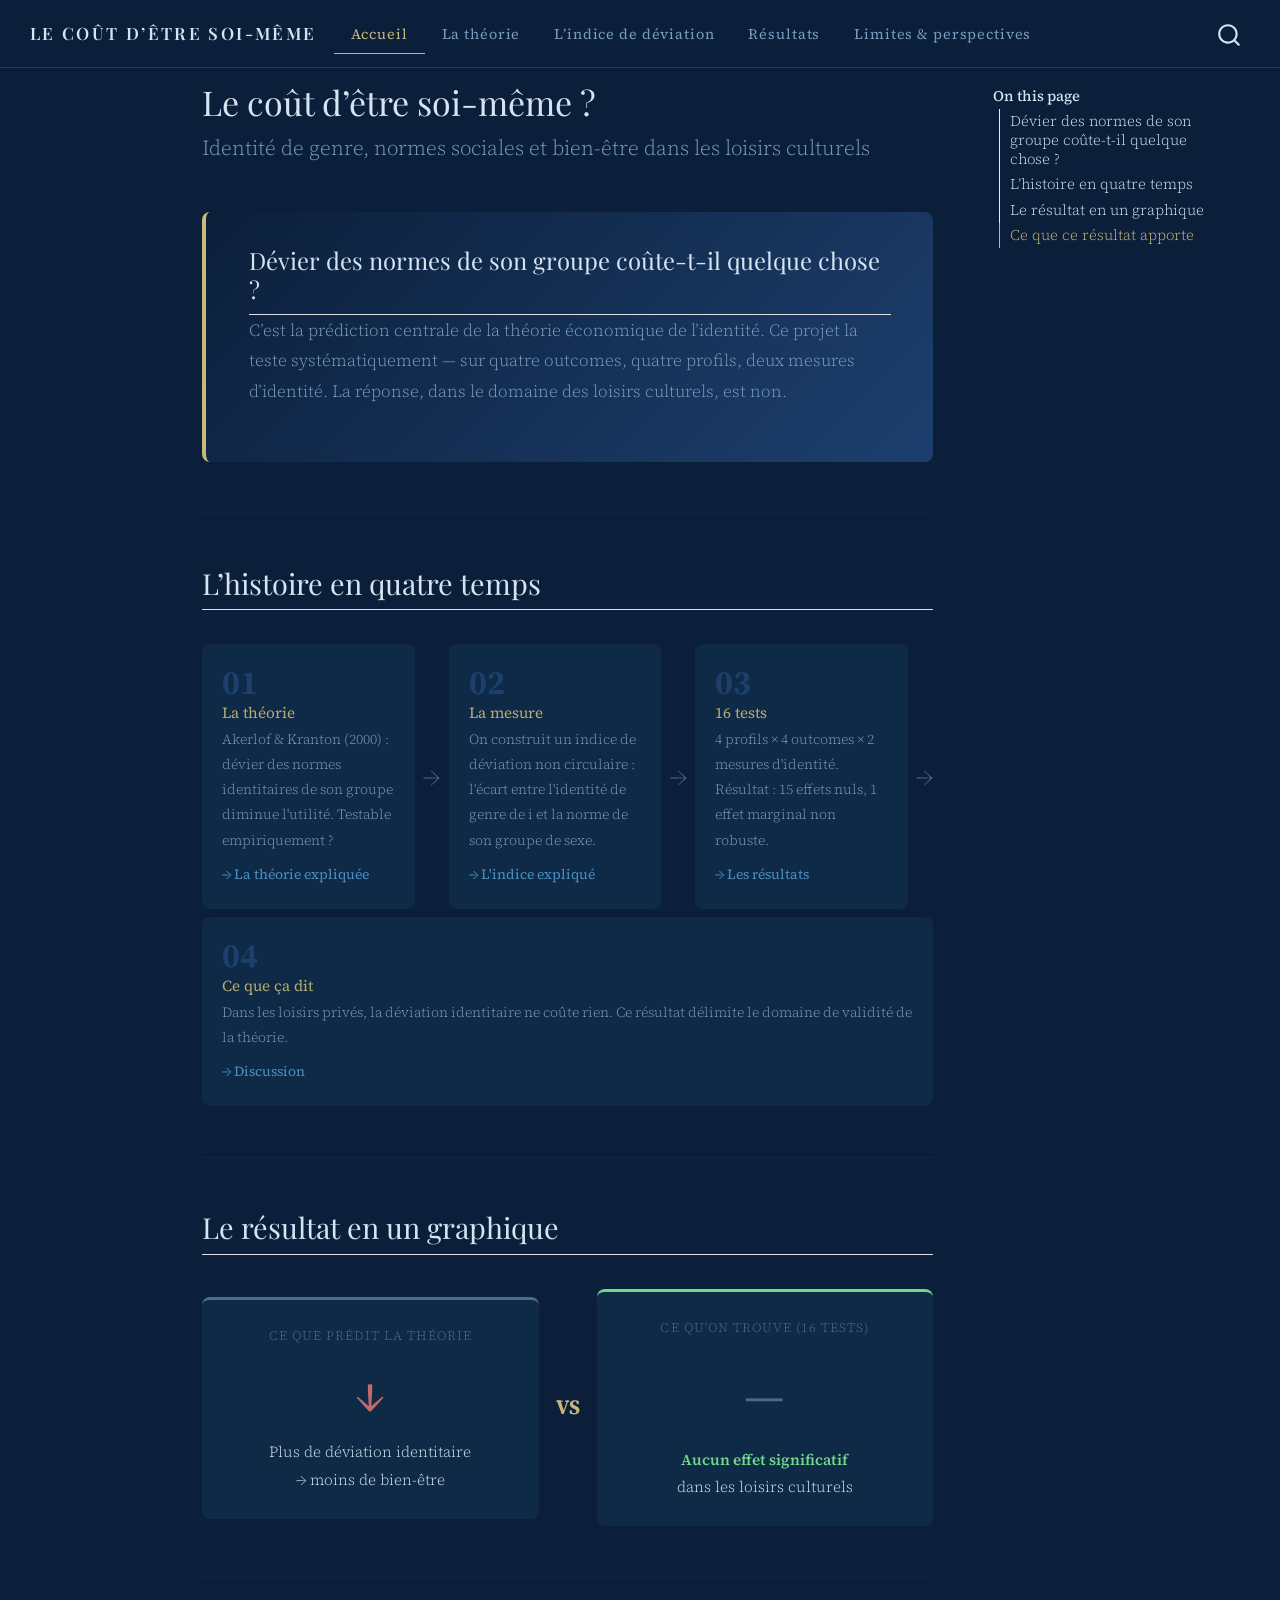
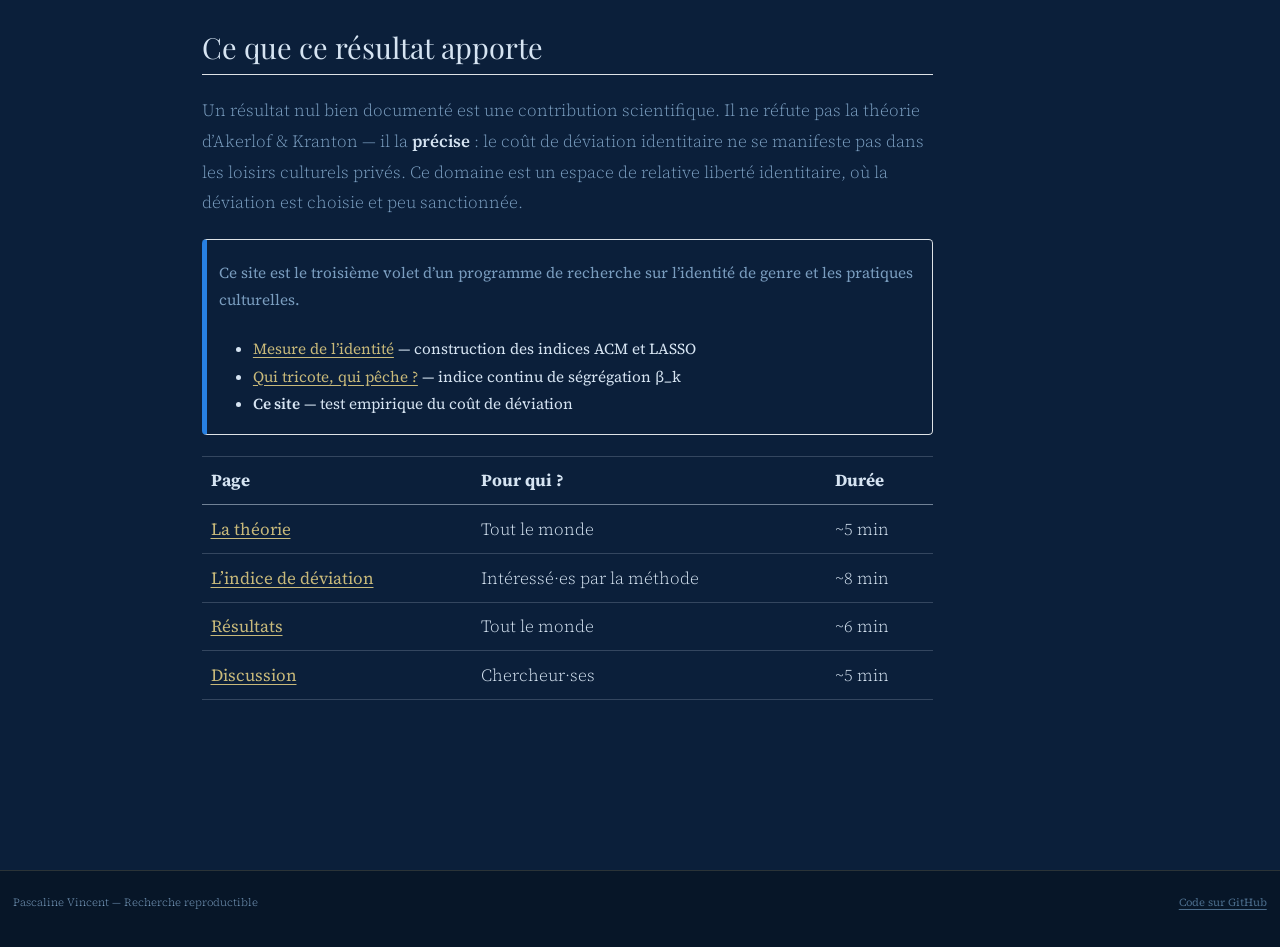
<file: docs/index.html>
<!DOCTYPE html>
<html xmlns="http://www.w3.org/1999/xhtml" lang="en" xml:lang="en"><head>

<meta charset="utf-8">
<meta name="generator" content="quarto-1.9.38">

<meta name="viewport" content="width=device-width, initial-scale=1.0, user-scalable=yes">


<title>Le coût d’être soi-même ? – Le coût d'être soi-même</title>
<style>
/* Default styles provided by pandoc.
** See https://pandoc.org/MANUAL.html#variables-for-html for config info.
*/
code{white-space: pre-wrap;}
span.smallcaps{font-variant: small-caps;}
div.columns{display: flex; gap: min(4vw, 1.5em);}
div.column{flex: auto; overflow-x: auto;}
div.hanging-indent{margin-left: 1.5em; text-indent: -1.5em;}
ul.task-list{list-style: none;}
ul.task-list li input[type="checkbox"] {
  width: 0.8em;
  margin: 0 0.8em 0.2em -1em; /* quarto-specific, see https://github.com/quarto-dev/quarto-cli/issues/4556 */ 
  vertical-align: middle;
}
</style>


<script src="site_libs/quarto-nav/quarto-nav.js"></script>
<script src="site_libs/quarto-nav/headroom.min.js"></script>
<script src="site_libs/clipboard/clipboard.min.js"></script>
<script src="site_libs/quarto-search/autocomplete.umd.js"></script>
<script src="site_libs/quarto-search/fuse.min.js"></script>
<script src="site_libs/quarto-search/quarto-search.js"></script>
<meta name="quarto:offset" content="./">
<script src="site_libs/quarto-html/quarto.js" type="module"></script>
<script src="site_libs/quarto-html/tabsets/tabsets.js" type="module"></script>
<script src="site_libs/quarto-html/popper.min.js"></script>
<script src="site_libs/quarto-html/tippy.umd.min.js"></script>
<script src="site_libs/quarto-html/anchor.min.js"></script>
<link href="site_libs/quarto-html/tippy.css" rel="stylesheet">
<link href="site_libs/quarto-html/quarto-syntax-highlighting-dark-0a6b7249c26820e032cb0bd839ff02b1.css" rel="stylesheet" id="quarto-text-highlighting-styles">
<script src="site_libs/bootstrap/bootstrap.min.js"></script>
<link href="site_libs/bootstrap/bootstrap-icons.css" rel="stylesheet">
<link href="site_libs/bootstrap/bootstrap-d03aa71f92f0c2dcef84f35c07cdabd9.min.css" rel="stylesheet" append-hash="true" id="quarto-bootstrap" data-mode="dark">
<script id="quarto-search-options" type="application/json">{
  "location": "navbar",
  "copy-button": false,
  "collapse-after": 3,
  "panel-placement": "end",
  "type": "overlay",
  "limit": 50,
  "keyboard-shortcut": [
    "f",
    "/",
    "s"
  ],
  "show-item-context": false,
  "language": {
    "search-no-results-text": "No results",
    "search-matching-documents-text": "matching documents",
    "search-copy-link-title": "Copy link to search",
    "search-hide-matches-text": "Hide additional matches",
    "search-more-match-text": "more match in this document",
    "search-more-matches-text": "more matches in this document",
    "search-clear-button-title": "Clear",
    "search-text-placeholder": "",
    "search-detached-cancel-button-title": "Cancel",
    "search-submit-button-title": "Submit",
    "search-label": "Search"
  }
}</script>
<style>html{ scroll-behavior: smooth; }</style>
<link rel="preconnect" href="https://fonts.googleapis.com">
<link href="https://fonts.googleapis.com/css2?family=Playfair+Display:ital,wght@0,600;1,400&amp;family=Source+Serif+4:opsz,wght@8..60,300;8..60,400&amp;family=IBM+Plex+Mono:wght@400&amp;display=swap" rel="stylesheet">


</head>

<body class="nav-fixed quarto-light">

<div id="quarto-search-results"></div>
  <header id="quarto-header" class="headroom fixed-top">
    <nav class="navbar navbar-expand-lg " data-bs-theme="dark">
      <div class="navbar-container container-fluid">
      <div class="navbar-brand-container mx-auto">
    <a class="navbar-brand" href="./index.html">
    <span class="navbar-title">Le coût d’être soi-même</span>
    </a>
  </div>
            <div id="quarto-search" class="" title="Search"></div>
          <button class="navbar-toggler" type="button" data-bs-toggle="collapse" data-bs-target="#navbarCollapse" aria-controls="navbarCollapse" role="menu" aria-expanded="false" aria-label="Toggle navigation" onclick="if (window.quartoToggleHeadroom) { window.quartoToggleHeadroom(); }">
  <span class="navbar-toggler-icon"></span>
</button>
          <div class="collapse navbar-collapse" id="navbarCollapse">
            <ul class="navbar-nav navbar-nav-scroll me-auto">
  <li class="nav-item">
    <a class="nav-link active" href="./index.html" aria-current="page"> 
<span class="menu-text">Accueil</span></a>
  </li>  
  <li class="nav-item">
    <a class="nav-link" href="./theorie.html"> 
<span class="menu-text">La théorie</span></a>
  </li>  
  <li class="nav-item">
    <a class="nav-link" href="./deviation.html"> 
<span class="menu-text">L’indice de déviation</span></a>
  </li>  
  <li class="nav-item">
    <a class="nav-link" href="./resultats.html"> 
<span class="menu-text">Résultats</span></a>
  </li>  
  <li class="nav-item">
    <a class="nav-link" href="./limites.html"> 
<span class="menu-text">Limites &amp; perspectives</span></a>
  </li>  
</ul>
          </div> <!-- /navcollapse -->
            <div class="quarto-navbar-tools">
</div>
      </div> <!-- /container-fluid -->
    </nav>
</header>
<!-- content -->
<div id="quarto-content" class="quarto-container page-columns page-rows-contents page-layout-article page-navbar">
<!-- sidebar -->
<!-- margin-sidebar -->
    <div id="quarto-margin-sidebar" class="sidebar margin-sidebar">
        <nav id="TOC" role="doc-toc" class="toc-active">
    <h2 id="toc-title">On this page</h2>
   
  <ul class="collapse">
  <li><a href="#dévier-des-normes-de-son-groupe-coûte-t-il-quelque-chose" id="toc-dévier-des-normes-de-son-groupe-coûte-t-il-quelque-chose" class="nav-link active" data-scroll-target="#dévier-des-normes-de-son-groupe-coûte-t-il-quelque-chose">Dévier des normes de son groupe coûte-t-il quelque chose ?</a></li>
  <li><a href="#lhistoire-en-quatre-temps" id="toc-lhistoire-en-quatre-temps" class="nav-link" data-scroll-target="#lhistoire-en-quatre-temps">L’histoire en quatre temps</a></li>
  <li><a href="#le-résultat-en-un-graphique" id="toc-le-résultat-en-un-graphique" class="nav-link" data-scroll-target="#le-résultat-en-un-graphique">Le résultat en un graphique</a></li>
  <li><a href="#ce-que-ce-résultat-apporte" id="toc-ce-que-ce-résultat-apporte" class="nav-link" data-scroll-target="#ce-que-ce-résultat-apporte">Ce que ce résultat apporte</a></li>
  </ul>
</nav>
    </div>
<!-- main -->
<main class="content" id="quarto-document-content">

<header id="title-block-header" class="quarto-title-block default">
<div class="quarto-title">
<h1 class="title">Le coût d’être soi-même ?</h1>
<p class="subtitle lead">Identité de genre, normes sociales et bien-être dans les loisirs culturels</p>
</div>



<div class="quarto-title-meta">

    
  
    
  </div>
  


</header>


<section id="dévier-des-normes-de-son-groupe-coûte-t-il-quelque-chose" class="level2 hero-banner">
<h2 class="anchored" data-anchor-id="dévier-des-normes-de-son-groupe-coûte-t-il-quelque-chose">Dévier des normes de son groupe coûte-t-il quelque chose ?</h2>
<p>C’est la prédiction centrale de la théorie économique de l’identité. Ce projet la teste systématiquement — sur quatre outcomes, quatre profils, deux mesures d’identité. La réponse, dans le domaine des loisirs culturels, est non.</p>
</section>
<hr>
<section id="lhistoire-en-quatre-temps" class="level2">
<h2 class="anchored" data-anchor-id="lhistoire-en-quatre-temps">L’histoire en quatre temps</h2>
<div class="story-steps">

  <div class="story-step">
    <div class="step-num">01</div>
    <div class="step-content">
      <h4 class="anchored">La théorie</h4>
      <p>Akerlof &amp; Kranton (2000) : dévier des normes identitaires de son groupe diminue l'utilité. Testable empiriquement ?</p>
      <a href="./theorie.html" class="step-link">→ La théorie expliquée</a>
    </div>
  </div>

  <div class="story-arrow">→</div>

  <div class="story-step">
    <div class="step-num">02</div>
    <div class="step-content">
      <h4 class="anchored">La mesure</h4>
      <p>On construit un indice de déviation non circulaire : l'écart entre l'identité de genre de i et la norme de son groupe de sexe.</p>
      <a href="./deviation.html" class="step-link">→ L'indice expliqué</a>
    </div>
  </div>

  <div class="story-arrow">→</div>

  <div class="story-step">
    <div class="step-num">03</div>
    <div class="step-content">
      <h4 class="anchored">16 tests</h4>
      <p>4 profils × 4 outcomes × 2 mesures d'identité. Résultat : 15 effets nuls, 1 effet marginal non robuste.</p>
      <a href="./resultats.html" class="step-link">→ Les résultats</a>
    </div>
  </div>

  <div class="story-arrow">→</div>

  <div class="story-step">
    <div class="step-num">04</div>
    <div class="step-content">
      <h4 class="anchored">Ce que ça dit</h4>
      <p>Dans les loisirs privés, la déviation identitaire ne coûte rien. Ce résultat délimite le domaine de validité de la théorie.</p>
      <a href="./limites.html" class="step-link">→ Discussion</a>
    </div>
  </div>

</div>
<hr>
</section>
<section id="le-résultat-en-un-graphique" class="level2">
<h2 class="anchored" data-anchor-id="le-résultat-en-un-graphique">Le résultat en un graphique</h2>
<div class="teaser-result">
  <div class="teaser-pred">
    <div class="teaser-label">Ce que prédit la théorie</div>
    <div class="teaser-arrow down">↓</div>
    <div class="teaser-text">Plus de déviation identitaire<br>→ moins de bien-être</div>
  </div>
  <div class="teaser-vs">VS</div>
  <div class="teaser-found">
    <div class="teaser-label">Ce qu'on trouve (16 tests)</div>
    <div class="teaser-arrow neutral-arrow">—</div>
    <div class="teaser-text"><strong>Aucun effet significatif</strong><br>dans les loisirs culturels</div>
  </div>
</div>
<hr>
</section>
<section id="ce-que-ce-résultat-apporte" class="level2">
<h2 class="anchored" data-anchor-id="ce-que-ce-résultat-apporte">Ce que ce résultat apporte</h2>
<p>Un résultat nul bien documenté est une contribution scientifique. Il ne réfute pas la théorie d’Akerlof &amp; Kranton — il la <strong>précise</strong> : le coût de déviation identitaire ne se manifeste pas dans les loisirs culturels privés. Ce domaine est un espace de relative liberté identitaire, où la déviation est choisie et peu sanctionnée.</p>
<div class="callout callout-style-simple callout-note no-icon">
<div class="callout-body d-flex">
<div class="callout-icon-container">
<i class="callout-icon no-icon"></i>
</div>
<div class="callout-body-container">
<p>Ce site est le troisième volet d’un programme de recherche sur l’identité de genre et les pratiques culturelles.</p>
<ul>
<li><strong><a href="https://pascalinevincent.github.io/gender_identity/">Mesure de l’identité</a></strong> — construction des indices ACM et LASSO</li>
<li><strong><a href="https://pascalinevincent.github.io/segreg/">Qui tricote, qui pêche ?</a></strong> — indice continu de ségrégation β_k</li>
<li><strong>Ce site</strong> — test empirique du coût de déviation</li>
</ul>
</div>
</div>
</div>
<table class="caption-top table">
<thead>
<tr class="header">
<th>Page</th>
<th>Pour qui ?</th>
<th>Durée</th>
</tr>
</thead>
<tbody>
<tr class="odd">
<td><a href="./theorie.html">La théorie</a></td>
<td>Tout le monde</td>
<td>~5 min</td>
</tr>
<tr class="even">
<td><a href="./deviation.html">L’indice de déviation</a></td>
<td>Intéressé·es par la méthode</td>
<td>~8 min</td>
</tr>
<tr class="odd">
<td><a href="./resultats.html">Résultats</a></td>
<td>Tout le monde</td>
<td>~6 min</td>
</tr>
<tr class="even">
<td><a href="./limites.html">Discussion</a></td>
<td>Chercheur·ses</td>
<td>~5 min</td>
</tr>
</tbody>
</table>


</section>

</main> <!-- /main -->
<script id="quarto-html-after-body" type="application/javascript">
  window.document.addEventListener("DOMContentLoaded", function (event) {
    const icon = "";
    const anchorJS = new window.AnchorJS();
    anchorJS.options = {
      placement: 'right',
      icon: icon
    };
    anchorJS.add('.anchored');
    const isCodeAnnotation = (el) => {
      for (const clz of el.classList) {
        if (clz.startsWith('code-annotation-')) {                     
          return true;
        }
      }
      return false;
    }
    const onCopySuccess = function(e) {
      // button target
      const button = e.trigger;
      // don't keep focus
      button.blur();
      // flash "checked"
      button.classList.add('code-copy-button-checked');
      var currentTitle = button.getAttribute("title");
      button.setAttribute("title", "Copied!");
      let tooltip;
      if (window.bootstrap) {
        button.setAttribute("data-bs-toggle", "tooltip");
        button.setAttribute("data-bs-placement", "left");
        button.setAttribute("data-bs-title", "Copied!");
        tooltip = new bootstrap.Tooltip(button, 
          { trigger: "manual", 
            customClass: "code-copy-button-tooltip",
            offset: [0, -8]});
        tooltip.show();    
      }
      setTimeout(function() {
        if (tooltip) {
          tooltip.hide();
          button.removeAttribute("data-bs-title");
          button.removeAttribute("data-bs-toggle");
          button.removeAttribute("data-bs-placement");
        }
        button.setAttribute("title", currentTitle);
        button.classList.remove('code-copy-button-checked');
      }, 1000);
      // clear code selection
      e.clearSelection();
    }
    const getTextToCopy = function(trigger) {
      const outerScaffold = trigger.parentElement.cloneNode(true);
      const codeEl = outerScaffold.querySelector('code');
      for (const childEl of codeEl.children) {
        if (isCodeAnnotation(childEl)) {
          childEl.remove();
        }
      }
      return codeEl.innerText;
    }
    const clipboard = new window.ClipboardJS('.code-copy-button:not([data-in-quarto-modal])', {
      text: getTextToCopy
    });
    clipboard.on('success', onCopySuccess);
    if (window.document.getElementById('quarto-embedded-source-code-modal')) {
      const clipboardModal = new window.ClipboardJS('.code-copy-button[data-in-quarto-modal]', {
        text: getTextToCopy,
        container: window.document.getElementById('quarto-embedded-source-code-modal')
      });
      clipboardModal.on('success', onCopySuccess);
    }
      var localhostRegex = new RegExp(/^(?:http|https):\/\/localhost\:?[0-9]*\//);
      var mailtoRegex = new RegExp(/^mailto:/);
        var filterRegex = new RegExp('/' + window.location.host + '/');
      var isInternal = (href) => {
          return filterRegex.test(href) || localhostRegex.test(href) || mailtoRegex.test(href);
      }
      // Inspect non-navigation links and adorn them if external
     var links = window.document.querySelectorAll('a[href]:not(.nav-link):not(.navbar-brand):not(.toc-action):not(.sidebar-link):not(.sidebar-item-toggle):not(.pagination-link):not(.no-external):not([aria-hidden]):not(.dropdown-item):not(.quarto-navigation-tool):not(.about-link)');
      for (var i=0; i<links.length; i++) {
        const link = links[i];
        if (!isInternal(link.href)) {
          // undo the damage that might have been done by quarto-nav.js in the case of
          // links that we want to consider external
          if (link.dataset.originalHref !== undefined) {
            link.href = link.dataset.originalHref;
          }
        }
      }
    function tippyHover(el, contentFn, onTriggerFn, onUntriggerFn) {
      const config = {
        allowHTML: true,
        maxWidth: 500,
        delay: 100,
        arrow: false,
        appendTo: function(el) {
            return el.parentElement;
        },
        interactive: true,
        interactiveBorder: 10,
        theme: 'quarto',
        placement: 'bottom-start',
      };
      if (contentFn) {
        config.content = contentFn;
      }
      if (onTriggerFn) {
        config.onTrigger = onTriggerFn;
      }
      if (onUntriggerFn) {
        config.onUntrigger = onUntriggerFn;
      }
      window.tippy(el, config); 
    }
    const noterefs = window.document.querySelectorAll('a[role="doc-noteref"]');
    for (var i=0; i<noterefs.length; i++) {
      const ref = noterefs[i];
      tippyHover(ref, function() {
        // use id or data attribute instead here
        let href = ref.getAttribute('data-footnote-href') || ref.getAttribute('href');
        try { href = new URL(href).hash; } catch {}
        const id = href.replace(/^#\/?/, "");
        const note = window.document.getElementById(id);
        if (note) {
          return note.innerHTML;
        } else {
          return "";
        }
      });
    }
    const xrefs = window.document.querySelectorAll('a.quarto-xref');
    const processXRef = (id, note) => {
      // Strip column container classes
      const stripColumnClz = (el) => {
        el.classList.remove("page-full", "page-columns");
        if (el.children) {
          for (const child of el.children) {
            stripColumnClz(child);
          }
        }
      }
      stripColumnClz(note)
      if (id === null || id.startsWith('sec-')) {
        // Special case sections, only their first couple elements
        const container = document.createElement("div");
        if (note.children && note.children.length > 2) {
          container.appendChild(note.children[0].cloneNode(true));
          for (let i = 1; i < note.children.length; i++) {
            const child = note.children[i];
            if (child.tagName === "P" && child.innerText === "") {
              continue;
            } else {
              container.appendChild(child.cloneNode(true));
              break;
            }
          }
          if (window.Quarto?.typesetMath) {
            window.Quarto.typesetMath(container);
          }
          return container.innerHTML
        } else {
          if (window.Quarto?.typesetMath) {
            window.Quarto.typesetMath(note);
          }
          return note.innerHTML;
        }
      } else {
        // Remove any anchor links if they are present
        const anchorLink = note.querySelector('a.anchorjs-link');
        if (anchorLink) {
          anchorLink.remove();
        }
        if (window.Quarto?.typesetMath) {
          window.Quarto.typesetMath(note);
        }
        if (note.classList.contains("callout")) {
          return note.outerHTML;
        } else {
          return note.innerHTML;
        }
      }
    }
    for (var i=0; i<xrefs.length; i++) {
      const xref = xrefs[i];
      tippyHover(xref, undefined, function(instance) {
        instance.disable();
        let url = xref.getAttribute('href');
        let hash = undefined; 
        if (url.startsWith('#')) {
          hash = url;
        } else {
          try { hash = new URL(url).hash; } catch {}
        }
        if (hash) {
          const id = hash.replace(/^#\/?/, "");
          const note = window.document.getElementById(id);
          if (note !== null) {
            try {
              const html = processXRef(id, note.cloneNode(true));
              instance.setContent(html);
            } finally {
              instance.enable();
              instance.show();
            }
          } else {
            // See if we can fetch this
            fetch(url.split('#')[0])
            .then(res => res.text())
            .then(html => {
              const parser = new DOMParser();
              const htmlDoc = parser.parseFromString(html, "text/html");
              const note = htmlDoc.getElementById(id);
              if (note !== null) {
                const html = processXRef(id, note);
                instance.setContent(html);
              } 
            }).finally(() => {
              instance.enable();
              instance.show();
            });
          }
        } else {
          // See if we can fetch a full url (with no hash to target)
          // This is a special case and we should probably do some content thinning / targeting
          fetch(url)
          .then(res => res.text())
          .then(html => {
            const parser = new DOMParser();
            const htmlDoc = parser.parseFromString(html, "text/html");
            const note = htmlDoc.querySelector('main.content');
            if (note !== null) {
              // This should only happen for chapter cross references
              // (since there is no id in the URL)
              // remove the first header
              if (note.children.length > 0 && note.children[0].tagName === "HEADER") {
                note.children[0].remove();
              }
              const html = processXRef(null, note);
              instance.setContent(html);
            } 
          }).finally(() => {
            instance.enable();
            instance.show();
          });
        }
      }, function(instance) {
      });
    }
        let selectedAnnoteEl;
        const selectorForAnnotation = ( cell, annotation) => {
          let cellAttr = 'data-code-cell="' + cell + '"';
          let lineAttr = 'data-code-annotation="' +  annotation + '"';
          const selector = 'span[' + cellAttr + '][' + lineAttr + ']';
          return selector;
        }
        const selectCodeLines = (annoteEl) => {
          const doc = window.document;
          const targetCell = annoteEl.getAttribute("data-target-cell");
          const targetAnnotation = annoteEl.getAttribute("data-target-annotation");
          const annoteSpan = window.document.querySelector(selectorForAnnotation(targetCell, targetAnnotation));
          const lines = annoteSpan.getAttribute("data-code-lines").split(",");
          const lineIds = lines.map((line) => {
            return targetCell + "-" + line;
          })
          let top = null;
          let height = null;
          let parent = null;
          if (lineIds.length > 0) {
              //compute the position of the single el (top and bottom and make a div)
              const el = window.document.getElementById(lineIds[0]);
              top = el.offsetTop;
              height = el.offsetHeight;
              parent = el.parentElement.parentElement;
            if (lineIds.length > 1) {
              const lastEl = window.document.getElementById(lineIds[lineIds.length - 1]);
              const bottom = lastEl.offsetTop + lastEl.offsetHeight;
              height = bottom - top;
            }
            if (top !== null && height !== null && parent !== null) {
              // cook up a div (if necessary) and position it 
              let div = window.document.getElementById("code-annotation-line-highlight");
              if (div === null) {
                div = window.document.createElement("div");
                div.setAttribute("id", "code-annotation-line-highlight");
                div.style.position = 'absolute';
                parent.appendChild(div);
              }
              div.style.top = top - 2 + "px";
              div.style.height = height + 4 + "px";
              div.style.left = 0;
              let gutterDiv = window.document.getElementById("code-annotation-line-highlight-gutter");
              if (gutterDiv === null) {
                gutterDiv = window.document.createElement("div");
                gutterDiv.setAttribute("id", "code-annotation-line-highlight-gutter");
                gutterDiv.style.position = 'absolute';
                const codeCell = window.document.getElementById(targetCell);
                const gutter = codeCell.querySelector('.code-annotation-gutter');
                gutter.appendChild(gutterDiv);
              }
              gutterDiv.style.top = top - 2 + "px";
              gutterDiv.style.height = height + 4 + "px";
            }
            selectedAnnoteEl = annoteEl;
          }
        };
        const unselectCodeLines = () => {
          const elementsIds = ["code-annotation-line-highlight", "code-annotation-line-highlight-gutter"];
          elementsIds.forEach((elId) => {
            const div = window.document.getElementById(elId);
            if (div) {
              div.remove();
            }
          });
          selectedAnnoteEl = undefined;
        };
          // Handle positioning of the toggle
      window.addEventListener(
        "resize",
        throttle(() => {
          elRect = undefined;
          if (selectedAnnoteEl) {
            selectCodeLines(selectedAnnoteEl);
          }
        }, 10)
      );
      function throttle(fn, ms) {
      let throttle = false;
      let timer;
        return (...args) => {
          if(!throttle) { // first call gets through
              fn.apply(this, args);
              throttle = true;
          } else { // all the others get throttled
              if(timer) clearTimeout(timer); // cancel #2
              timer = setTimeout(() => {
                fn.apply(this, args);
                timer = throttle = false;
              }, ms);
          }
        };
      }
        // Attach click handler to the DT
        const annoteDls = window.document.querySelectorAll('dt[data-target-cell]');
        for (const annoteDlNode of annoteDls) {
          annoteDlNode.addEventListener('click', (event) => {
            const clickedEl = event.target;
            if (clickedEl !== selectedAnnoteEl) {
              unselectCodeLines();
              const activeEl = window.document.querySelector('dt[data-target-cell].code-annotation-active');
              if (activeEl) {
                activeEl.classList.remove('code-annotation-active');
              }
              selectCodeLines(clickedEl);
              clickedEl.classList.add('code-annotation-active');
            } else {
              // Unselect the line
              unselectCodeLines();
              clickedEl.classList.remove('code-annotation-active');
            }
          });
        }
    const findCites = (el) => {
      const parentEl = el.parentElement;
      if (parentEl) {
        const cites = parentEl.dataset.cites;
        if (cites) {
          return {
            el,
            cites: cites.split(' ')
          };
        } else {
          return findCites(el.parentElement)
        }
      } else {
        return undefined;
      }
    };
    var bibliorefs = window.document.querySelectorAll('a[role="doc-biblioref"]');
    for (var i=0; i<bibliorefs.length; i++) {
      const ref = bibliorefs[i];
      const citeInfo = findCites(ref);
      if (citeInfo) {
        tippyHover(citeInfo.el, function() {
          var popup = window.document.createElement('div');
          citeInfo.cites.forEach(function(cite) {
            var citeDiv = window.document.createElement('div');
            citeDiv.classList.add('hanging-indent');
            citeDiv.classList.add('csl-entry');
            var biblioDiv = window.document.getElementById('ref-' + cite);
            if (biblioDiv) {
              citeDiv.innerHTML = biblioDiv.innerHTML;
            }
            popup.appendChild(citeDiv);
          });
          return popup.innerHTML;
        });
      }
    }
  });
  </script>
</div> <!-- /content -->
<footer class="footer">
  <div class="nav-footer">
    <div class="nav-footer-left">
<p>Pascaline Vincent — Recherche reproductible</p>
</div>   
    <div class="nav-footer-center">
      &nbsp;
    </div>
    <div class="nav-footer-right">
<p><a href="https://github.com/pascalinevincent">Code sur GitHub</a></p>
</div>
  </div>
</footer>




<script src="site_libs/quarto-html/zenscroll-min.js"></script>
</body></html>
</file>
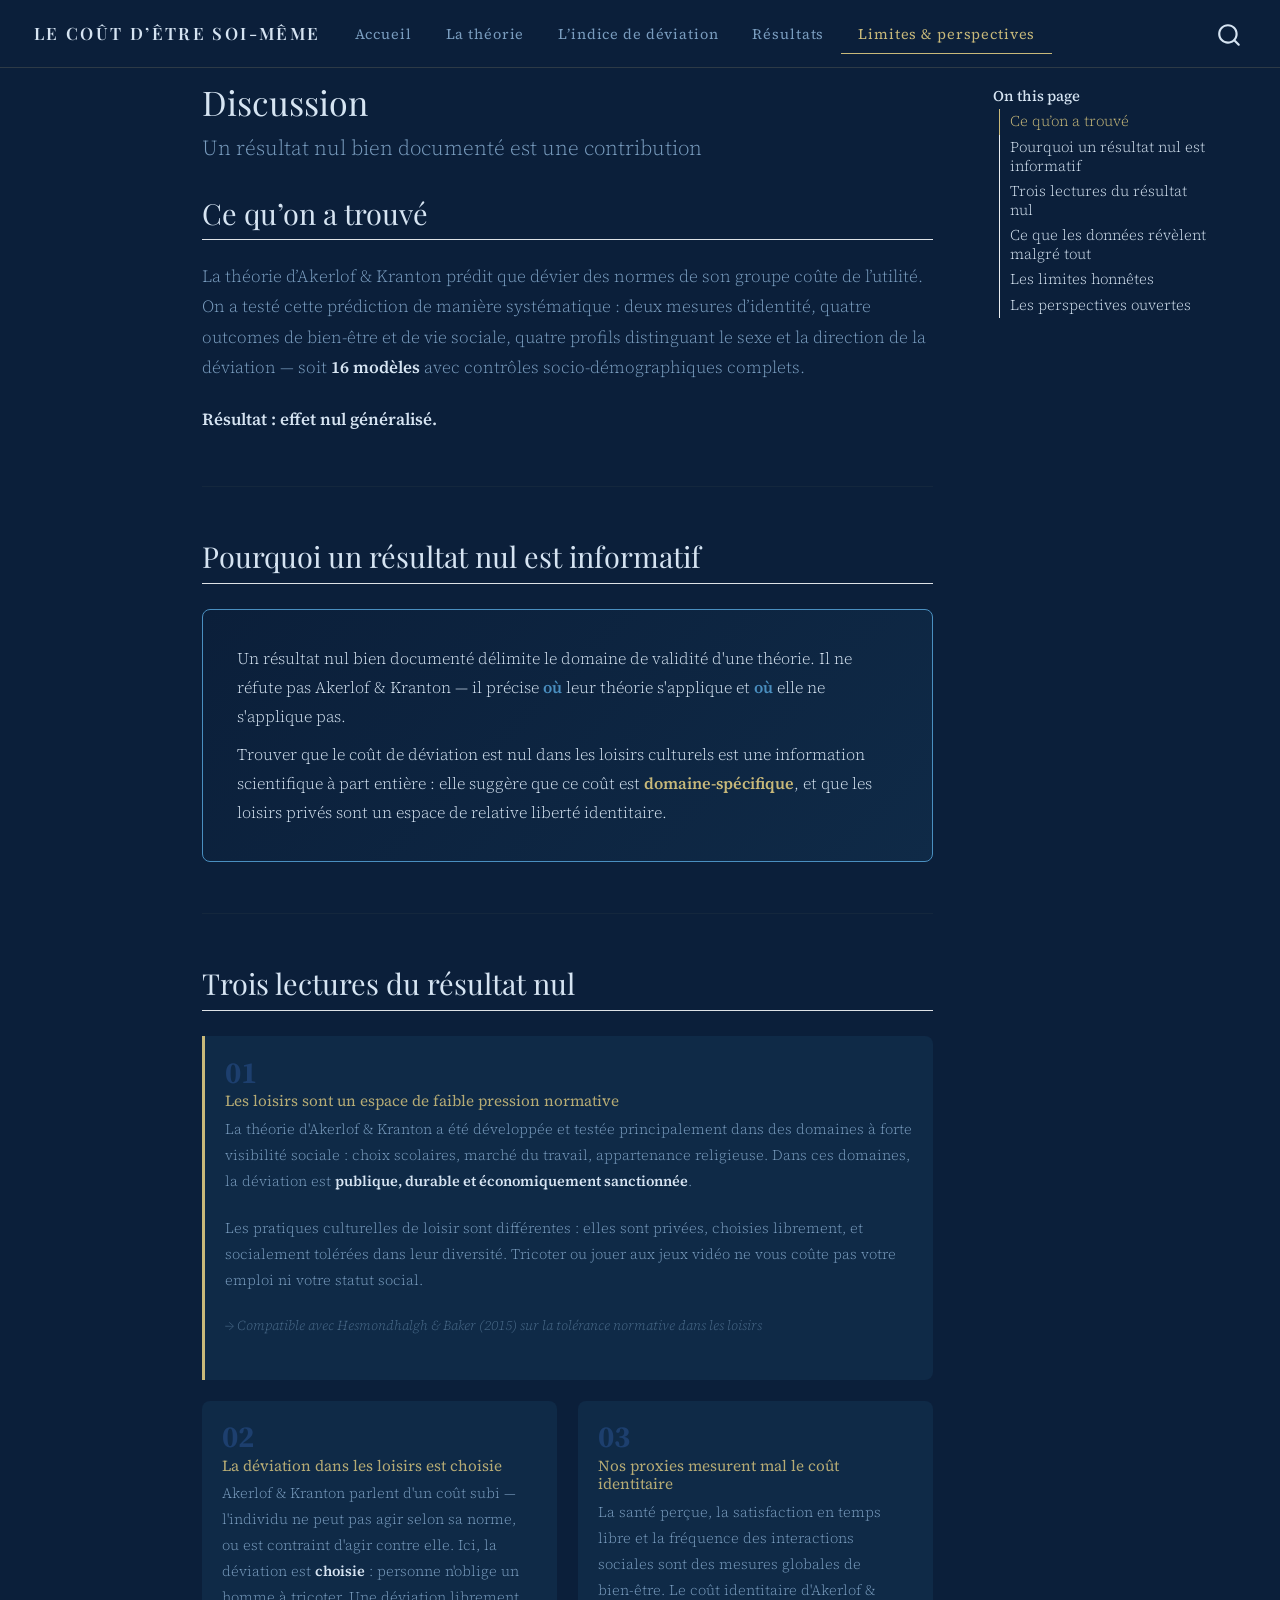
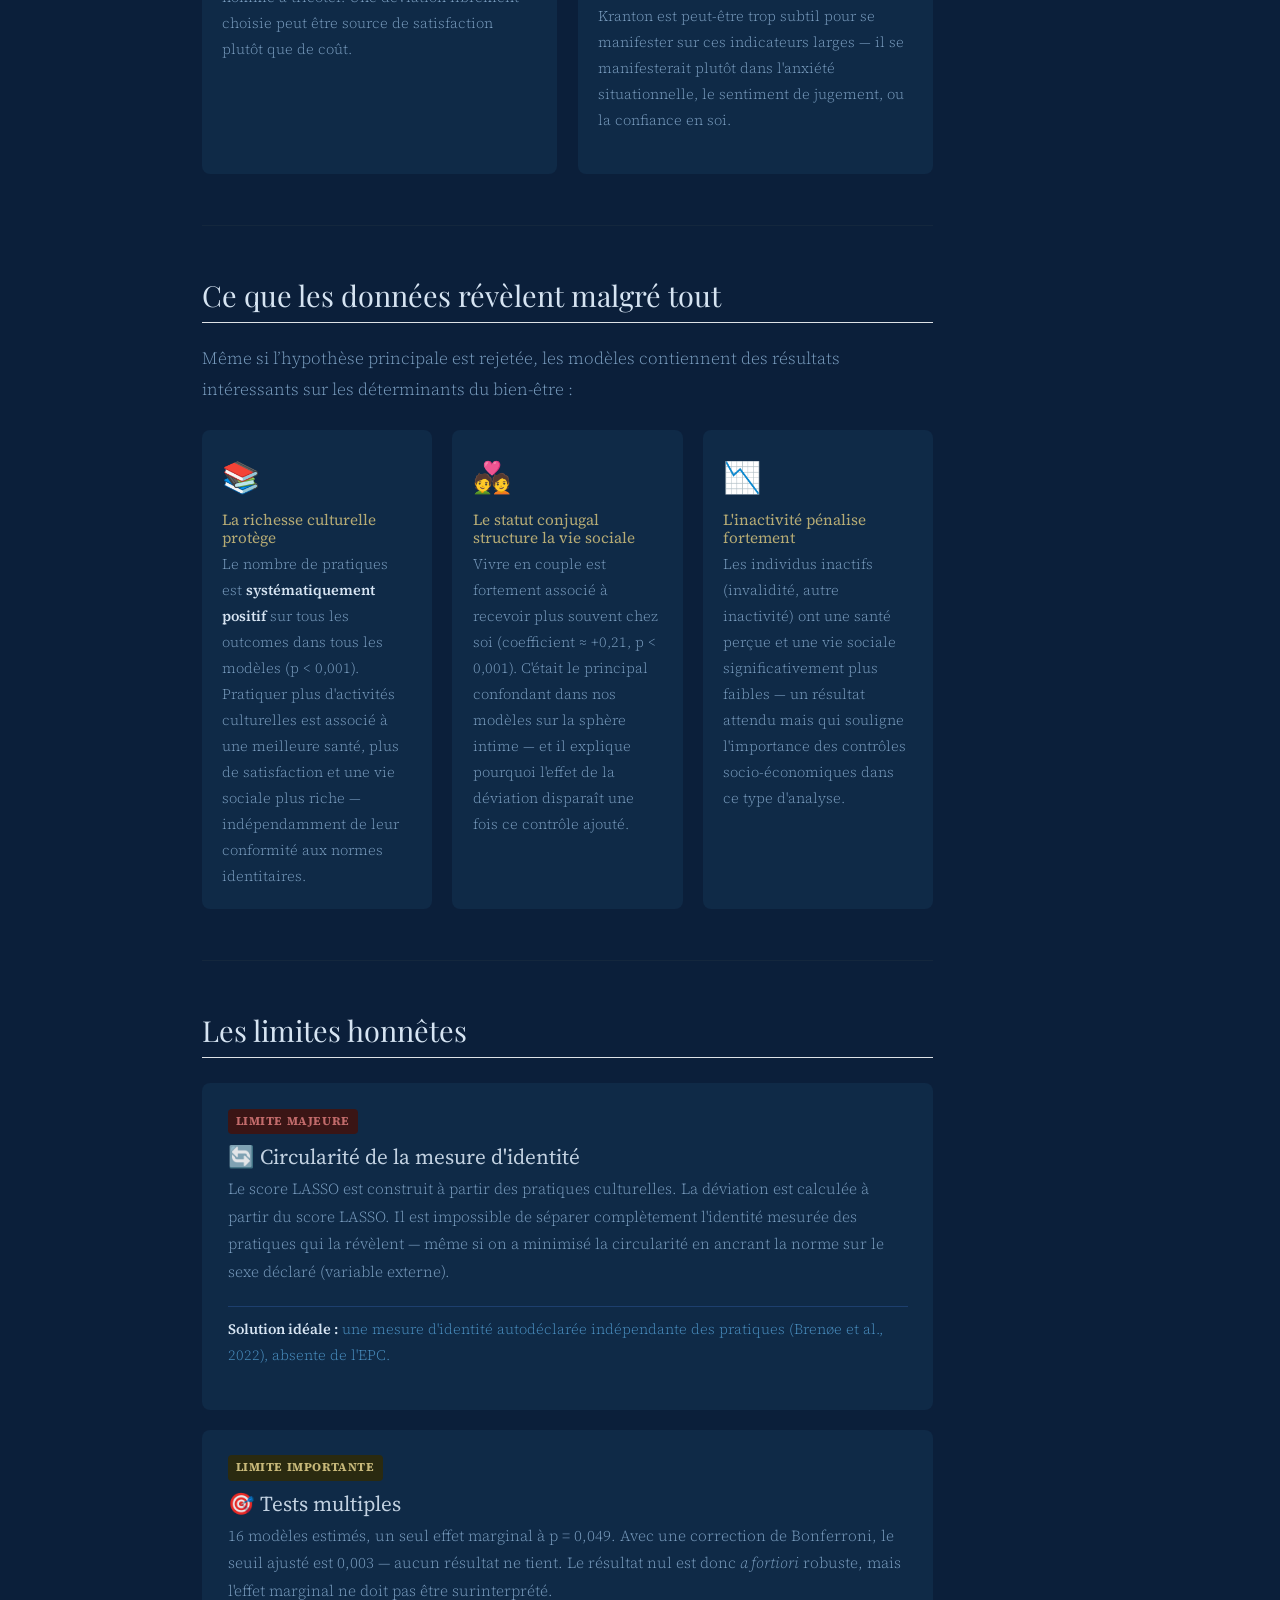
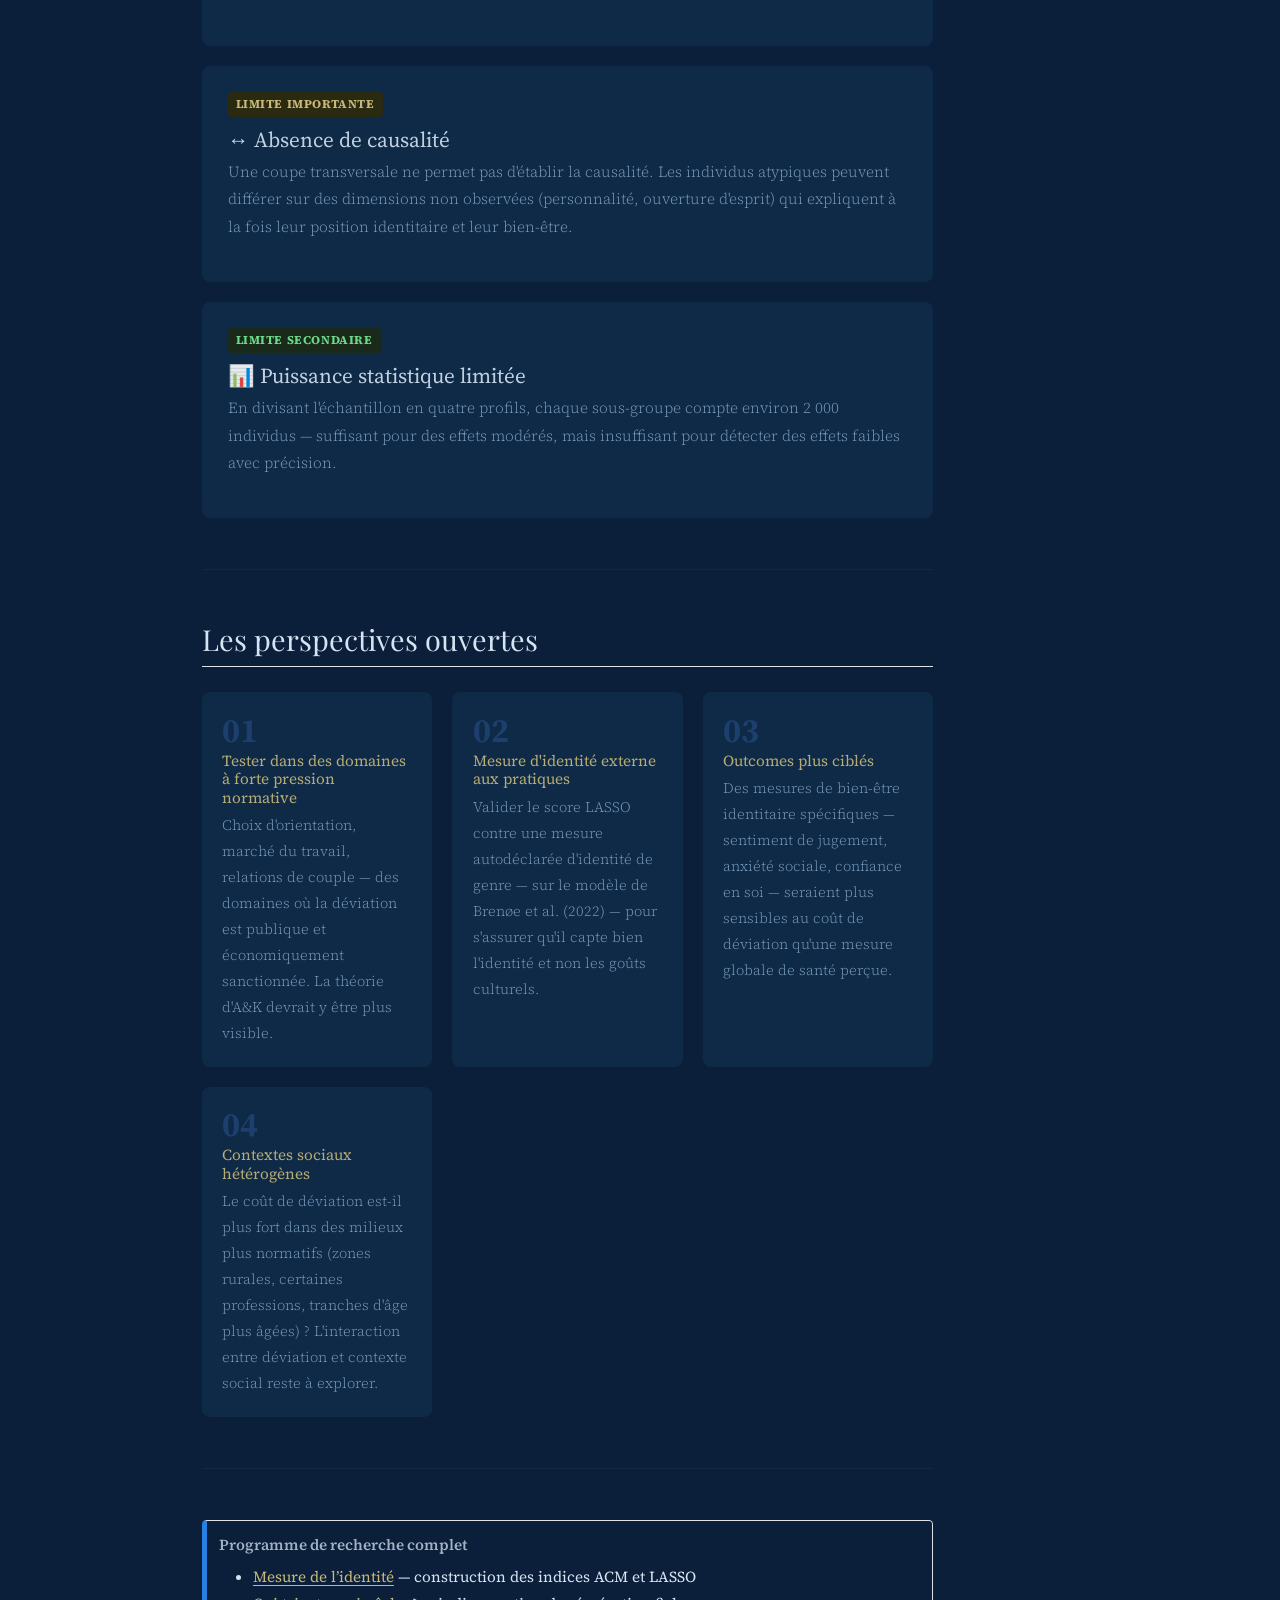
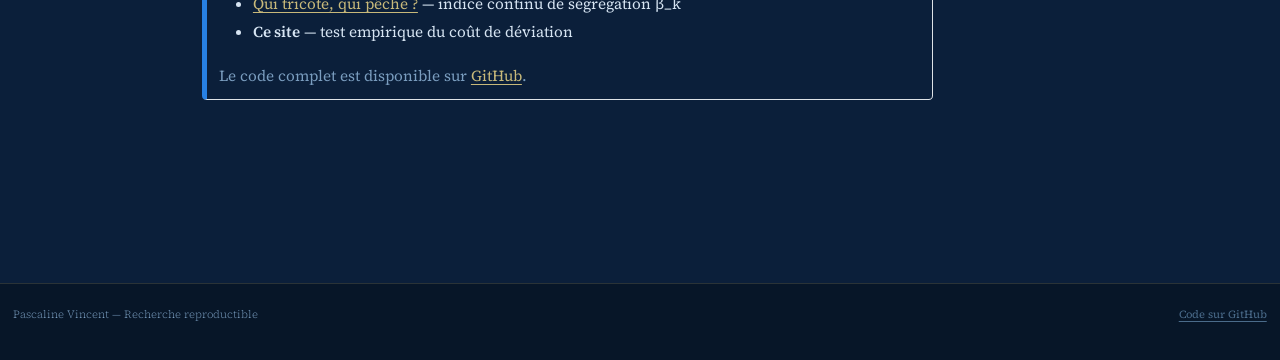
<file: docs/limites.html>
<!DOCTYPE html>
<html xmlns="http://www.w3.org/1999/xhtml" lang="en" xml:lang="en"><head>

<meta charset="utf-8">
<meta name="generator" content="quarto-1.8.25">

<meta name="viewport" content="width=device-width, initial-scale=1.0, user-scalable=yes">


<title>Discussion – Le coût d’être soi-même</title>
<style>
code{white-space: pre-wrap;}
span.smallcaps{font-variant: small-caps;}
div.columns{display: flex; gap: min(4vw, 1.5em);}
div.column{flex: auto; overflow-x: auto;}
div.hanging-indent{margin-left: 1.5em; text-indent: -1.5em;}
ul.task-list{list-style: none;}
ul.task-list li input[type="checkbox"] {
  width: 0.8em;
  margin: 0 0.8em 0.2em -1em; /* quarto-specific, see https://github.com/quarto-dev/quarto-cli/issues/4556 */ 
  vertical-align: middle;
}
</style>


<script src="site_libs/quarto-nav/quarto-nav.js"></script>
<script src="site_libs/quarto-nav/headroom.min.js"></script>
<script src="site_libs/clipboard/clipboard.min.js"></script>
<script src="site_libs/quarto-search/autocomplete.umd.js"></script>
<script src="site_libs/quarto-search/fuse.min.js"></script>
<script src="site_libs/quarto-search/quarto-search.js"></script>
<meta name="quarto:offset" content="./">
<script src="site_libs/quarto-html/quarto.js" type="module"></script>
<script src="site_libs/quarto-html/tabsets/tabsets.js" type="module"></script>
<script src="site_libs/quarto-html/axe/axe-check.js" type="module"></script>
<script src="site_libs/quarto-html/popper.min.js"></script>
<script src="site_libs/quarto-html/tippy.umd.min.js"></script>
<script src="site_libs/quarto-html/anchor.min.js"></script>
<link href="site_libs/quarto-html/tippy.css" rel="stylesheet">
<link href="site_libs/quarto-html/quarto-syntax-highlighting-dark-707d8167ce6003fca903bfe2be84ab7f.css" rel="stylesheet" id="quarto-text-highlighting-styles">
<script src="site_libs/bootstrap/bootstrap.min.js"></script>
<link href="site_libs/bootstrap/bootstrap-icons.css" rel="stylesheet">
<link href="site_libs/bootstrap/bootstrap-ee511faf92042d4b6e837aa2b691b21b.min.css" rel="stylesheet" append-hash="true" id="quarto-bootstrap" data-mode="dark">
<script id="quarto-search-options" type="application/json">{
  "location": "navbar",
  "copy-button": false,
  "collapse-after": 3,
  "panel-placement": "end",
  "type": "overlay",
  "limit": 50,
  "keyboard-shortcut": [
    "f",
    "/",
    "s"
  ],
  "show-item-context": false,
  "language": {
    "search-no-results-text": "No results",
    "search-matching-documents-text": "matching documents",
    "search-copy-link-title": "Copy link to search",
    "search-hide-matches-text": "Hide additional matches",
    "search-more-match-text": "more match in this document",
    "search-more-matches-text": "more matches in this document",
    "search-clear-button-title": "Clear",
    "search-text-placeholder": "",
    "search-detached-cancel-button-title": "Cancel",
    "search-submit-button-title": "Submit",
    "search-label": "Search"
  }
}</script>
<style>html{ scroll-behavior: smooth; }</style>
<link rel="preconnect" href="https://fonts.googleapis.com">
<link href="https://fonts.googleapis.com/css2?family=Playfair+Display:ital,wght@0,600;1,400&amp;family=Source+Serif+4:opsz,wght@8..60,300;8..60,400&amp;family=IBM+Plex+Mono:wght@400&amp;display=swap" rel="stylesheet">


</head>

<body class="nav-fixed quarto-light">

<div id="quarto-search-results"></div>
  <header id="quarto-header" class="headroom fixed-top">
    <nav class="navbar navbar-expand-lg " data-bs-theme="dark">
      <div class="navbar-container container-fluid">
      <div class="navbar-brand-container mx-auto">
    <a href="./index.html" class="navbar-brand navbar-brand-logo">
    </a>
    <a class="navbar-brand" href="./index.html">
    <span class="navbar-title">Le coût d’être soi-même</span>
    </a>
  </div>
            <div id="quarto-search" class="" title="Search"></div>
          <button class="navbar-toggler" type="button" data-bs-toggle="collapse" data-bs-target="#navbarCollapse" aria-controls="navbarCollapse" role="menu" aria-expanded="false" aria-label="Toggle navigation" onclick="if (window.quartoToggleHeadroom) { window.quartoToggleHeadroom(); }">
  <span class="navbar-toggler-icon"></span>
</button>
          <div class="collapse navbar-collapse" id="navbarCollapse">
            <ul class="navbar-nav navbar-nav-scroll me-auto">
  <li class="nav-item">
    <a class="nav-link" href="./index.html"> 
<span class="menu-text">Accueil</span></a>
  </li>  
  <li class="nav-item">
    <a class="nav-link" href="./theorie.html"> 
<span class="menu-text">La théorie</span></a>
  </li>  
  <li class="nav-item">
    <a class="nav-link" href="./deviation.html"> 
<span class="menu-text">L’indice de déviation</span></a>
  </li>  
  <li class="nav-item">
    <a class="nav-link" href="./resultats.html"> 
<span class="menu-text">Résultats</span></a>
  </li>  
  <li class="nav-item">
    <a class="nav-link active" href="./limites.html" aria-current="page"> 
<span class="menu-text">Limites &amp; perspectives</span></a>
  </li>  
</ul>
          </div> <!-- /navcollapse -->
            <div class="quarto-navbar-tools">
</div>
      </div> <!-- /container-fluid -->
    </nav>
</header>
<!-- content -->
<div id="quarto-content" class="quarto-container page-columns page-rows-contents page-layout-article page-navbar">
<!-- sidebar -->
<!-- margin-sidebar -->
    <div id="quarto-margin-sidebar" class="sidebar margin-sidebar">
        <nav id="TOC" role="doc-toc" class="toc-active">
    <h2 id="toc-title">On this page</h2>
   
  <ul class="collapse">
  <li><a href="#ce-quon-a-trouvé" id="toc-ce-quon-a-trouvé" class="nav-link active" data-scroll-target="#ce-quon-a-trouvé">Ce qu’on a trouvé</a></li>
  <li><a href="#pourquoi-un-résultat-nul-est-informatif" id="toc-pourquoi-un-résultat-nul-est-informatif" class="nav-link" data-scroll-target="#pourquoi-un-résultat-nul-est-informatif">Pourquoi un résultat nul est informatif</a></li>
  <li><a href="#trois-lectures-du-résultat-nul" id="toc-trois-lectures-du-résultat-nul" class="nav-link" data-scroll-target="#trois-lectures-du-résultat-nul">Trois lectures du résultat nul</a></li>
  <li><a href="#ce-que-les-données-révèlent-malgré-tout" id="toc-ce-que-les-données-révèlent-malgré-tout" class="nav-link" data-scroll-target="#ce-que-les-données-révèlent-malgré-tout">Ce que les données révèlent malgré tout</a></li>
  <li><a href="#les-limites-honnêtes" id="toc-les-limites-honnêtes" class="nav-link" data-scroll-target="#les-limites-honnêtes">Les limites honnêtes</a></li>
  <li><a href="#les-perspectives-ouvertes" id="toc-les-perspectives-ouvertes" class="nav-link" data-scroll-target="#les-perspectives-ouvertes">Les perspectives ouvertes</a></li>
  </ul>
</nav>
    </div>
<!-- main -->
<main class="content" id="quarto-document-content">

<header id="title-block-header" class="quarto-title-block default">
<div class="quarto-title">
<h1 class="title">Discussion</h1>
<p class="subtitle lead">Un résultat nul bien documenté est une contribution</p>
</div>



<div class="quarto-title-meta">

    
  
    
  </div>
  


</header>


<section id="ce-quon-a-trouvé" class="level2">
<h2 class="anchored" data-anchor-id="ce-quon-a-trouvé">Ce qu’on a trouvé</h2>
<p>La théorie d’Akerlof &amp; Kranton prédit que dévier des normes de son groupe coûte de l’utilité. On a testé cette prédiction de manière systématique : deux mesures d’identité, quatre outcomes de bien-être et de vie sociale, quatre profils distinguant le sexe et la direction de la déviation — soit <strong>16 modèles</strong> avec contrôles socio-démographiques complets.</p>
<p><strong>Résultat : effet nul généralisé.</strong></p>
<hr>
</section>
<section id="pourquoi-un-résultat-nul-est-informatif" class="level2">
<h2 class="anchored" data-anchor-id="pourquoi-un-résultat-nul-est-informatif">Pourquoi un résultat nul est informatif</h2>
<div class="null-value-box">
  <p>
    Un résultat nul bien documenté délimite le domaine de validité d'une théorie. 
    Il ne réfute pas Akerlof &amp; Kranton — il précise <em>où</em> leur théorie s'applique 
    et <em>où</em> elle ne s'applique pas.
  </p>
  <p>
    Trouver que le coût de déviation est nul dans les loisirs culturels est 
    une information scientifique à part entière : elle suggère que ce coût 
    est <strong>domaine-spécifique</strong>, et que les loisirs privés sont 
    un espace de relative liberté identitaire.
  </p>
</div>
<hr>
</section>
<section id="trois-lectures-du-résultat-nul" class="level2">
<h2 class="anchored" data-anchor-id="trois-lectures-du-résultat-nul">Trois lectures du résultat nul</h2>
<div class="readings-grid">

  <div class="reading-card main">
    <div class="reading-num">01</div>
    <h4 class="anchored">Les loisirs sont un espace de faible pression normative</h4>
    <p>
      La théorie d'Akerlof &amp; Kranton a été développée et testée principalement 
      dans des domaines à forte visibilité sociale : choix scolaires, marché du travail, 
      appartenance religieuse. Dans ces domaines, la déviation est <strong>publique, 
      durable et économiquement sanctionnée</strong>.
    </p>
    <p>
      Les pratiques culturelles de loisir sont différentes : elles sont privées, 
      choisies librement, et socialement tolérées dans leur diversité. 
      Tricoter ou jouer aux jeux vidéo ne vous coûte pas votre emploi 
      ni votre statut social.
    </p>
    <p class="reading-ref">→ Compatible avec Hesmondhalgh &amp; Baker (2015) sur la tolérance normative dans les loisirs</p>
  </div>

  <div class="reading-card">
    <div class="reading-num">02</div>
    <h4 class="anchored">La déviation dans les loisirs est choisie</h4>
    <p>
      Akerlof &amp; Kranton parlent d'un coût subi — l'individu ne peut pas 
      agir selon sa norme, ou est contraint d'agir contre elle. 
      Ici, la déviation est <strong>choisie</strong> : personne n'oblige 
      un homme à tricoter. Une déviation librement choisie peut être 
      source de satisfaction plutôt que de coût.
    </p>
  </div>

  <div class="reading-card">
    <div class="reading-num">03</div>
    <h4 class="anchored">Nos proxies mesurent mal le coût identitaire</h4>
    <p>
      La santé perçue, la satisfaction en temps libre et la fréquence 
      des interactions sociales sont des mesures globales de bien-être. 
      Le coût identitaire d'Akerlof &amp; Kranton est peut-être trop subtil 
      pour se manifester sur ces indicateurs larges — il se manifesterait 
      plutôt dans l'anxiété situationnelle, le sentiment de jugement, 
      ou la confiance en soi.
    </p>
  </div>

</div>
<hr>
</section>
<section id="ce-que-les-données-révèlent-malgré-tout" class="level2">
<h2 class="anchored" data-anchor-id="ce-que-les-données-révèlent-malgré-tout">Ce que les données révèlent malgré tout</h2>
<p>Même si l’hypothèse principale est rejetée, les modèles contiennent des résultats intéressants sur les déterminants du bien-être :</p>
<div class="byproducts-grid">

  <div class="byproduct">
    <div class="bp-icon">📚</div>
    <h4 class="anchored">La richesse culturelle protège</h4>
    <p>Le nombre de pratiques est <strong>systématiquement positif</strong> 
    sur tous les outcomes dans tous les modèles (p &lt; 0,001). 
    Pratiquer plus d'activités culturelles est associé à une meilleure santé, 
    plus de satisfaction et une vie sociale plus riche — indépendamment 
    de leur conformité aux normes identitaires.</p>
  </div>

  <div class="byproduct">
    <div class="bp-icon">💑</div>
    <h4 class="anchored">Le statut conjugal structure la vie sociale</h4>
    <p>Vivre en couple est fortement associé à recevoir plus souvent chez soi 
    (coefficient ≈ +0,21, p &lt; 0,001). C'était le principal confondant 
    dans nos modèles sur la sphère intime — et il explique pourquoi 
    l'effet de la déviation disparaît une fois ce contrôle ajouté.</p>
  </div>

  <div class="byproduct">
    <div class="bp-icon">📉</div>
    <h4 class="anchored">L'inactivité pénalise fortement</h4>
    <p>Les individus inactifs (invalidité, autre inactivité) ont une santé 
    perçue et une vie sociale significativement plus faibles — 
    un résultat attendu mais qui souligne l'importance des contrôles 
    socio-économiques dans ce type d'analyse.</p>
  </div>

</div>
<hr>
</section>
<section id="les-limites-honnêtes" class="level2">
<h2 class="anchored" data-anchor-id="les-limites-honnêtes">Les limites honnêtes</h2>
<div class="limites-list">

  <div class="limite">
    <div class="limite-severity high">Limite majeure</div>
    <h4 class="anchored">🔄 Circularité de la mesure d'identité</h4>
    <p>
      Le score LASSO est construit à partir des pratiques culturelles. 
      La déviation est calculée à partir du score LASSO. 
      Il est impossible de séparer complètement l'identité mesurée 
      des pratiques qui la révèlent — même si on a minimisé la circularité 
      en ancrant la norme sur le sexe déclaré (variable externe).
    </p>
    <p class="limite-solution">
      <strong>Solution idéale :</strong> une mesure d'identité autodéclarée 
      indépendante des pratiques (Brenøe et al., 2022), absente de l'EPC.
    </p>
  </div>

  <div class="limite">
    <div class="limite-severity medium">Limite importante</div>
    <h4 class="anchored">🎯 Tests multiples</h4>
    <p>
      16 modèles estimés, un seul effet marginal à p = 0,049. 
      Avec une correction de Bonferroni, le seuil ajusté est 0,003 
      — aucun résultat ne tient. Le résultat nul est donc <em>a fortiori</em> 
      robuste, mais l'effet marginal ne doit pas être surinterprété.
    </p>
  </div>

  <div class="limite">
    <div class="limite-severity medium">Limite importante</div>
    <h4 class="anchored">↔️ Absence de causalité</h4>
    <p>
      Une coupe transversale ne permet pas d'établir la causalité. 
      Les individus atypiques peuvent différer sur des dimensions 
      non observées (personnalité, ouverture d'esprit) qui expliquent 
      à la fois leur position identitaire et leur bien-être.
    </p>
  </div>

  <div class="limite">
    <div class="limite-severity low">Limite secondaire</div>
    <h4 class="anchored">📊 Puissance statistique limitée</h4>
    <p>
      En divisant l'échantillon en quatre profils, chaque sous-groupe 
      compte environ 2 000 individus — suffisant pour des effets modérés, 
      mais insuffisant pour détecter des effets faibles avec précision.
    </p>
  </div>

</div>
<hr>
</section>
<section id="les-perspectives-ouvertes" class="level2">
<h2 class="anchored" data-anchor-id="les-perspectives-ouvertes">Les perspectives ouvertes</h2>
<div class="perspectives-grid">

  <div class="perspective">
    <div class="persp-num">01</div>
    <h4 class="anchored">Tester dans des domaines à forte pression normative</h4>
    <p>Choix d'orientation, marché du travail, relations de couple — 
    des domaines où la déviation est publique et économiquement sanctionnée. 
    La théorie d'A&amp;K devrait y être plus visible.</p>
  </div>

  <div class="perspective">
    <div class="persp-num">02</div>
    <h4 class="anchored">Mesure d'identité externe aux pratiques</h4>
    <p>Valider le score LASSO contre une mesure autodéclarée d'identité 
    de genre — sur le modèle de Brenøe et al. (2022) — 
    pour s'assurer qu'il capte bien l'identité et non les goûts culturels.</p>
  </div>

  <div class="perspective">
    <div class="persp-num">03</div>
    <h4 class="anchored">Outcomes plus ciblés</h4>
    <p>Des mesures de bien-être identitaire spécifiques — sentiment de jugement, 
    anxiété sociale, confiance en soi — seraient plus sensibles 
    au coût de déviation qu'une mesure globale de santé perçue.</p>
  </div>

  <div class="perspective">
    <div class="persp-num">04</div>
    <h4 class="anchored">Contextes sociaux hétérogènes</h4>
    <p>Le coût de déviation est-il plus fort dans des milieux plus normatifs 
    (zones rurales, certaines professions, tranches d'âge plus âgées) ? 
    L'interaction entre déviation et contexte social reste à explorer.</p>
  </div>

</div>
<hr>
<div class="callout callout-style-simple callout-note no-icon callout-titled">
<div class="callout-header d-flex align-content-center">
<div class="callout-icon-container">
<i class="callout-icon no-icon"></i>
</div>
<div class="callout-title-container flex-fill">
<span class="screen-reader-only">Note</span>Programme de recherche complet
</div>
</div>
<div class="callout-body-container callout-body">
<ul>
<li><strong><a href="https://github.com/pascalinevincent">Mesure de l’identité</a></strong> — construction des indices ACM et LASSO</li>
<li><strong><a href="https://pascalinevincent.github.io/cultural_segreg/">Qui tricote, qui pêche ?</a></strong> — indice continu de ségrégation β_k</li>
<li><strong>Ce site</strong> — test empirique du coût de déviation</li>
</ul>
<p>Le code complet est disponible sur <a href="https://github.com/pascalinevincent">GitHub</a>.</p>
</div>
</div>


</section>

</main> <!-- /main -->
<script id="quarto-html-after-body" type="application/javascript">
  window.document.addEventListener("DOMContentLoaded", function (event) {
    const icon = "";
    const anchorJS = new window.AnchorJS();
    anchorJS.options = {
      placement: 'right',
      icon: icon
    };
    anchorJS.add('.anchored');
    const isCodeAnnotation = (el) => {
      for (const clz of el.classList) {
        if (clz.startsWith('code-annotation-')) {                     
          return true;
        }
      }
      return false;
    }
    const onCopySuccess = function(e) {
      // button target
      const button = e.trigger;
      // don't keep focus
      button.blur();
      // flash "checked"
      button.classList.add('code-copy-button-checked');
      var currentTitle = button.getAttribute("title");
      button.setAttribute("title", "Copied!");
      let tooltip;
      if (window.bootstrap) {
        button.setAttribute("data-bs-toggle", "tooltip");
        button.setAttribute("data-bs-placement", "left");
        button.setAttribute("data-bs-title", "Copied!");
        tooltip = new bootstrap.Tooltip(button, 
          { trigger: "manual", 
            customClass: "code-copy-button-tooltip",
            offset: [0, -8]});
        tooltip.show();    
      }
      setTimeout(function() {
        if (tooltip) {
          tooltip.hide();
          button.removeAttribute("data-bs-title");
          button.removeAttribute("data-bs-toggle");
          button.removeAttribute("data-bs-placement");
        }
        button.setAttribute("title", currentTitle);
        button.classList.remove('code-copy-button-checked');
      }, 1000);
      // clear code selection
      e.clearSelection();
    }
    const getTextToCopy = function(trigger) {
      const outerScaffold = trigger.parentElement.cloneNode(true);
      const codeEl = outerScaffold.querySelector('code');
      for (const childEl of codeEl.children) {
        if (isCodeAnnotation(childEl)) {
          childEl.remove();
        }
      }
      return codeEl.innerText;
    }
    const clipboard = new window.ClipboardJS('.code-copy-button:not([data-in-quarto-modal])', {
      text: getTextToCopy
    });
    clipboard.on('success', onCopySuccess);
    if (window.document.getElementById('quarto-embedded-source-code-modal')) {
      const clipboardModal = new window.ClipboardJS('.code-copy-button[data-in-quarto-modal]', {
        text: getTextToCopy,
        container: window.document.getElementById('quarto-embedded-source-code-modal')
      });
      clipboardModal.on('success', onCopySuccess);
    }
      var localhostRegex = new RegExp(/^(?:http|https):\/\/localhost\:?[0-9]*\//);
      var mailtoRegex = new RegExp(/^mailto:/);
        var filterRegex = new RegExp('/' + window.location.host + '/');
      var isInternal = (href) => {
          return filterRegex.test(href) || localhostRegex.test(href) || mailtoRegex.test(href);
      }
      // Inspect non-navigation links and adorn them if external
     var links = window.document.querySelectorAll('a[href]:not(.nav-link):not(.navbar-brand):not(.toc-action):not(.sidebar-link):not(.sidebar-item-toggle):not(.pagination-link):not(.no-external):not([aria-hidden]):not(.dropdown-item):not(.quarto-navigation-tool):not(.about-link)');
      for (var i=0; i<links.length; i++) {
        const link = links[i];
        if (!isInternal(link.href)) {
          // undo the damage that might have been done by quarto-nav.js in the case of
          // links that we want to consider external
          if (link.dataset.originalHref !== undefined) {
            link.href = link.dataset.originalHref;
          }
        }
      }
    function tippyHover(el, contentFn, onTriggerFn, onUntriggerFn) {
      const config = {
        allowHTML: true,
        maxWidth: 500,
        delay: 100,
        arrow: false,
        appendTo: function(el) {
            return el.parentElement;
        },
        interactive: true,
        interactiveBorder: 10,
        theme: 'quarto',
        placement: 'bottom-start',
      };
      if (contentFn) {
        config.content = contentFn;
      }
      if (onTriggerFn) {
        config.onTrigger = onTriggerFn;
      }
      if (onUntriggerFn) {
        config.onUntrigger = onUntriggerFn;
      }
      window.tippy(el, config); 
    }
    const noterefs = window.document.querySelectorAll('a[role="doc-noteref"]');
    for (var i=0; i<noterefs.length; i++) {
      const ref = noterefs[i];
      tippyHover(ref, function() {
        // use id or data attribute instead here
        let href = ref.getAttribute('data-footnote-href') || ref.getAttribute('href');
        try { href = new URL(href).hash; } catch {}
        const id = href.replace(/^#\/?/, "");
        const note = window.document.getElementById(id);
        if (note) {
          return note.innerHTML;
        } else {
          return "";
        }
      });
    }
    const xrefs = window.document.querySelectorAll('a.quarto-xref');
    const processXRef = (id, note) => {
      // Strip column container classes
      const stripColumnClz = (el) => {
        el.classList.remove("page-full", "page-columns");
        if (el.children) {
          for (const child of el.children) {
            stripColumnClz(child);
          }
        }
      }
      stripColumnClz(note)
      if (id === null || id.startsWith('sec-')) {
        // Special case sections, only their first couple elements
        const container = document.createElement("div");
        if (note.children && note.children.length > 2) {
          container.appendChild(note.children[0].cloneNode(true));
          for (let i = 1; i < note.children.length; i++) {
            const child = note.children[i];
            if (child.tagName === "P" && child.innerText === "") {
              continue;
            } else {
              container.appendChild(child.cloneNode(true));
              break;
            }
          }
          if (window.Quarto?.typesetMath) {
            window.Quarto.typesetMath(container);
          }
          return container.innerHTML
        } else {
          if (window.Quarto?.typesetMath) {
            window.Quarto.typesetMath(note);
          }
          return note.innerHTML;
        }
      } else {
        // Remove any anchor links if they are present
        const anchorLink = note.querySelector('a.anchorjs-link');
        if (anchorLink) {
          anchorLink.remove();
        }
        if (window.Quarto?.typesetMath) {
          window.Quarto.typesetMath(note);
        }
        if (note.classList.contains("callout")) {
          return note.outerHTML;
        } else {
          return note.innerHTML;
        }
      }
    }
    for (var i=0; i<xrefs.length; i++) {
      const xref = xrefs[i];
      tippyHover(xref, undefined, function(instance) {
        instance.disable();
        let url = xref.getAttribute('href');
        let hash = undefined; 
        if (url.startsWith('#')) {
          hash = url;
        } else {
          try { hash = new URL(url).hash; } catch {}
        }
        if (hash) {
          const id = hash.replace(/^#\/?/, "");
          const note = window.document.getElementById(id);
          if (note !== null) {
            try {
              const html = processXRef(id, note.cloneNode(true));
              instance.setContent(html);
            } finally {
              instance.enable();
              instance.show();
            }
          } else {
            // See if we can fetch this
            fetch(url.split('#')[0])
            .then(res => res.text())
            .then(html => {
              const parser = new DOMParser();
              const htmlDoc = parser.parseFromString(html, "text/html");
              const note = htmlDoc.getElementById(id);
              if (note !== null) {
                const html = processXRef(id, note);
                instance.setContent(html);
              } 
            }).finally(() => {
              instance.enable();
              instance.show();
            });
          }
        } else {
          // See if we can fetch a full url (with no hash to target)
          // This is a special case and we should probably do some content thinning / targeting
          fetch(url)
          .then(res => res.text())
          .then(html => {
            const parser = new DOMParser();
            const htmlDoc = parser.parseFromString(html, "text/html");
            const note = htmlDoc.querySelector('main.content');
            if (note !== null) {
              // This should only happen for chapter cross references
              // (since there is no id in the URL)
              // remove the first header
              if (note.children.length > 0 && note.children[0].tagName === "HEADER") {
                note.children[0].remove();
              }
              const html = processXRef(null, note);
              instance.setContent(html);
            } 
          }).finally(() => {
            instance.enable();
            instance.show();
          });
        }
      }, function(instance) {
      });
    }
        let selectedAnnoteEl;
        const selectorForAnnotation = ( cell, annotation) => {
          let cellAttr = 'data-code-cell="' + cell + '"';
          let lineAttr = 'data-code-annotation="' +  annotation + '"';
          const selector = 'span[' + cellAttr + '][' + lineAttr + ']';
          return selector;
        }
        const selectCodeLines = (annoteEl) => {
          const doc = window.document;
          const targetCell = annoteEl.getAttribute("data-target-cell");
          const targetAnnotation = annoteEl.getAttribute("data-target-annotation");
          const annoteSpan = window.document.querySelector(selectorForAnnotation(targetCell, targetAnnotation));
          const lines = annoteSpan.getAttribute("data-code-lines").split(",");
          const lineIds = lines.map((line) => {
            return targetCell + "-" + line;
          })
          let top = null;
          let height = null;
          let parent = null;
          if (lineIds.length > 0) {
              //compute the position of the single el (top and bottom and make a div)
              const el = window.document.getElementById(lineIds[0]);
              top = el.offsetTop;
              height = el.offsetHeight;
              parent = el.parentElement.parentElement;
            if (lineIds.length > 1) {
              const lastEl = window.document.getElementById(lineIds[lineIds.length - 1]);
              const bottom = lastEl.offsetTop + lastEl.offsetHeight;
              height = bottom - top;
            }
            if (top !== null && height !== null && parent !== null) {
              // cook up a div (if necessary) and position it 
              let div = window.document.getElementById("code-annotation-line-highlight");
              if (div === null) {
                div = window.document.createElement("div");
                div.setAttribute("id", "code-annotation-line-highlight");
                div.style.position = 'absolute';
                parent.appendChild(div);
              }
              div.style.top = top - 2 + "px";
              div.style.height = height + 4 + "px";
              div.style.left = 0;
              let gutterDiv = window.document.getElementById("code-annotation-line-highlight-gutter");
              if (gutterDiv === null) {
                gutterDiv = window.document.createElement("div");
                gutterDiv.setAttribute("id", "code-annotation-line-highlight-gutter");
                gutterDiv.style.position = 'absolute';
                const codeCell = window.document.getElementById(targetCell);
                const gutter = codeCell.querySelector('.code-annotation-gutter');
                gutter.appendChild(gutterDiv);
              }
              gutterDiv.style.top = top - 2 + "px";
              gutterDiv.style.height = height + 4 + "px";
            }
            selectedAnnoteEl = annoteEl;
          }
        };
        const unselectCodeLines = () => {
          const elementsIds = ["code-annotation-line-highlight", "code-annotation-line-highlight-gutter"];
          elementsIds.forEach((elId) => {
            const div = window.document.getElementById(elId);
            if (div) {
              div.remove();
            }
          });
          selectedAnnoteEl = undefined;
        };
          // Handle positioning of the toggle
      window.addEventListener(
        "resize",
        throttle(() => {
          elRect = undefined;
          if (selectedAnnoteEl) {
            selectCodeLines(selectedAnnoteEl);
          }
        }, 10)
      );
      function throttle(fn, ms) {
      let throttle = false;
      let timer;
        return (...args) => {
          if(!throttle) { // first call gets through
              fn.apply(this, args);
              throttle = true;
          } else { // all the others get throttled
              if(timer) clearTimeout(timer); // cancel #2
              timer = setTimeout(() => {
                fn.apply(this, args);
                timer = throttle = false;
              }, ms);
          }
        };
      }
        // Attach click handler to the DT
        const annoteDls = window.document.querySelectorAll('dt[data-target-cell]');
        for (const annoteDlNode of annoteDls) {
          annoteDlNode.addEventListener('click', (event) => {
            const clickedEl = event.target;
            if (clickedEl !== selectedAnnoteEl) {
              unselectCodeLines();
              const activeEl = window.document.querySelector('dt[data-target-cell].code-annotation-active');
              if (activeEl) {
                activeEl.classList.remove('code-annotation-active');
              }
              selectCodeLines(clickedEl);
              clickedEl.classList.add('code-annotation-active');
            } else {
              // Unselect the line
              unselectCodeLines();
              clickedEl.classList.remove('code-annotation-active');
            }
          });
        }
    const findCites = (el) => {
      const parentEl = el.parentElement;
      if (parentEl) {
        const cites = parentEl.dataset.cites;
        if (cites) {
          return {
            el,
            cites: cites.split(' ')
          };
        } else {
          return findCites(el.parentElement)
        }
      } else {
        return undefined;
      }
    };
    var bibliorefs = window.document.querySelectorAll('a[role="doc-biblioref"]');
    for (var i=0; i<bibliorefs.length; i++) {
      const ref = bibliorefs[i];
      const citeInfo = findCites(ref);
      if (citeInfo) {
        tippyHover(citeInfo.el, function() {
          var popup = window.document.createElement('div');
          citeInfo.cites.forEach(function(cite) {
            var citeDiv = window.document.createElement('div');
            citeDiv.classList.add('hanging-indent');
            citeDiv.classList.add('csl-entry');
            var biblioDiv = window.document.getElementById('ref-' + cite);
            if (biblioDiv) {
              citeDiv.innerHTML = biblioDiv.innerHTML;
            }
            popup.appendChild(citeDiv);
          });
          return popup.innerHTML;
        });
      }
    }
  });
  </script>
</div> <!-- /content -->
<footer class="footer">
  <div class="nav-footer">
    <div class="nav-footer-left">
<p>Pascaline Vincent — Recherche reproductible</p>
</div>   
    <div class="nav-footer-center">
      &nbsp;
    </div>
    <div class="nav-footer-right">
<p><a href="https://github.com/pascalinevincent">Code sur GitHub</a></p>
</div>
  </div>
</footer>




<script src="site_libs/quarto-html/zenscroll-min.js"></script>
</body></html>
</file>
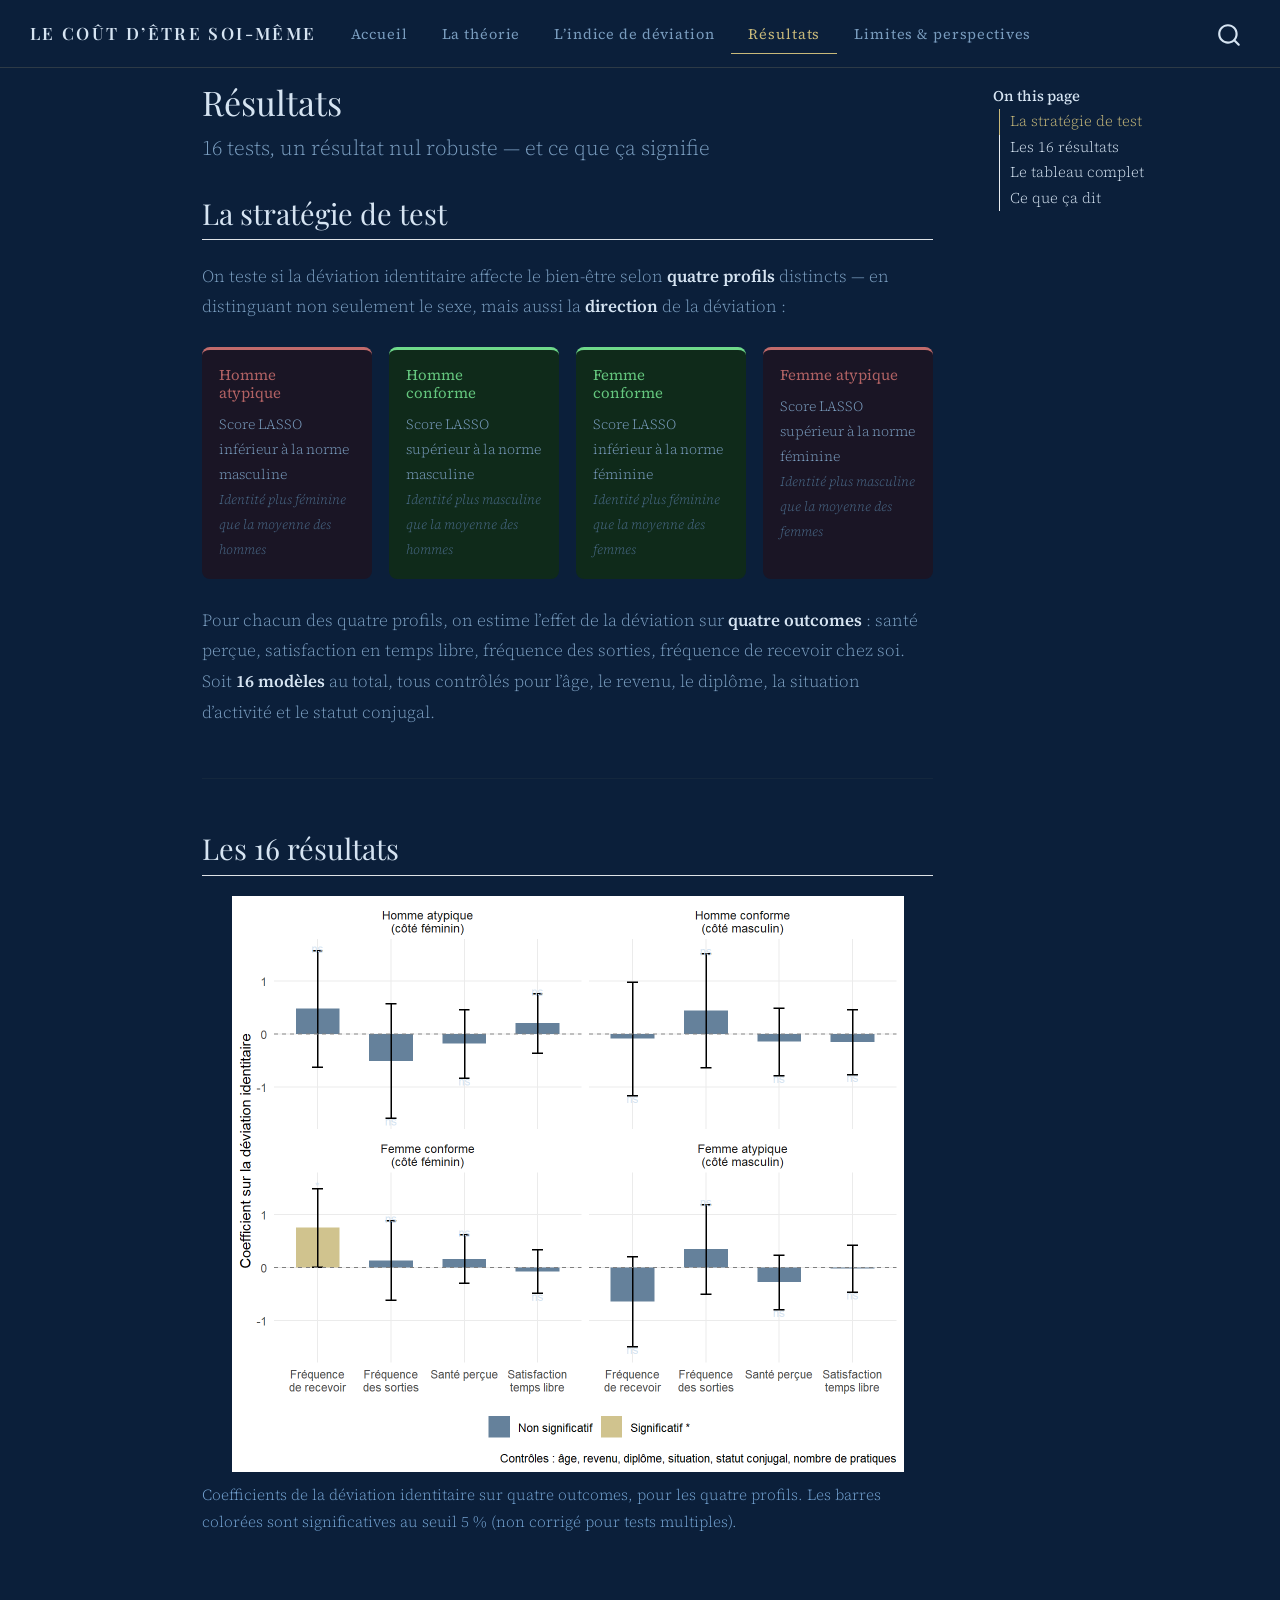
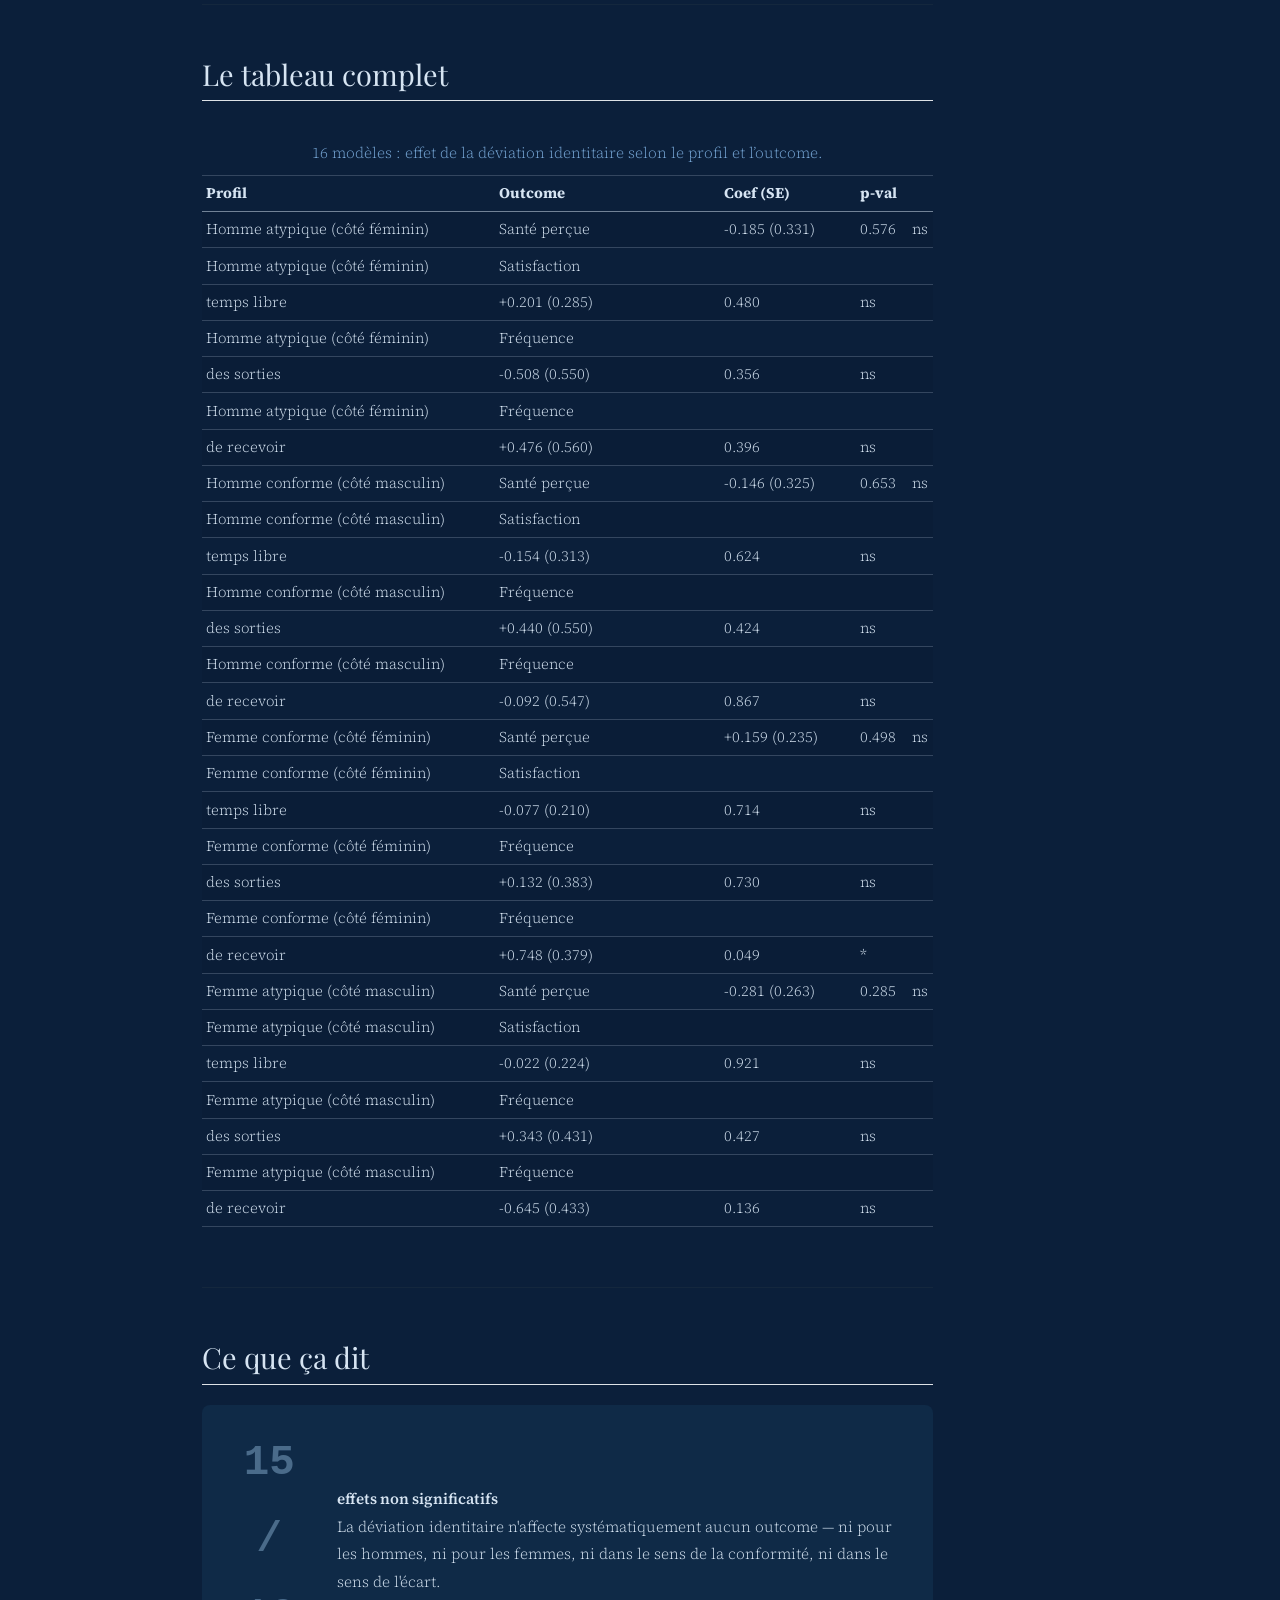
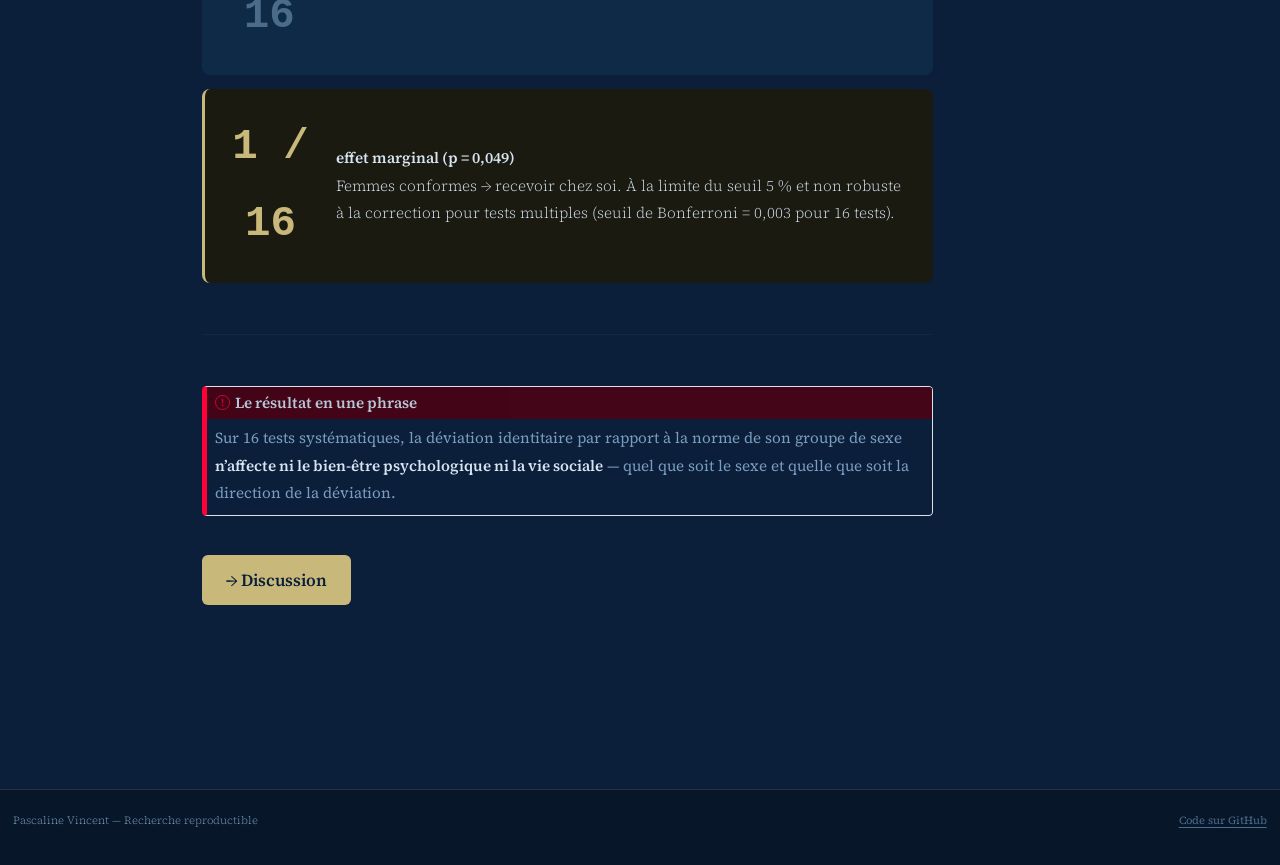
<file: docs/resultats.html>
<!DOCTYPE html>
<html xmlns="http://www.w3.org/1999/xhtml" lang="en" xml:lang="en"><head>

<meta charset="utf-8">
<meta name="generator" content="quarto-1.9.38">

<meta name="viewport" content="width=device-width, initial-scale=1.0, user-scalable=yes">


<title>Résultats – Le coût d’être soi-même</title>
<style>
/* Default styles provided by pandoc.
** See https://pandoc.org/MANUAL.html#variables-for-html for config info.
*/
code{white-space: pre-wrap;}
span.smallcaps{font-variant: small-caps;}
div.columns{display: flex; gap: min(4vw, 1.5em);}
div.column{flex: auto; overflow-x: auto;}
div.hanging-indent{margin-left: 1.5em; text-indent: -1.5em;}
ul.task-list{list-style: none;}
ul.task-list li input[type="checkbox"] {
  width: 0.8em;
  margin: 0 0.8em 0.2em -1em; /* quarto-specific, see https://github.com/quarto-dev/quarto-cli/issues/4556 */ 
  vertical-align: middle;
}
</style>


<script src="site_libs/quarto-nav/quarto-nav.js"></script>
<script src="site_libs/quarto-nav/headroom.min.js"></script>
<script src="site_libs/clipboard/clipboard.min.js"></script>
<script src="site_libs/quarto-search/autocomplete.umd.js"></script>
<script src="site_libs/quarto-search/fuse.min.js"></script>
<script src="site_libs/quarto-search/quarto-search.js"></script>
<meta name="quarto:offset" content="./">
<script src="site_libs/quarto-html/quarto.js" type="module"></script>
<script src="site_libs/quarto-html/tabsets/tabsets.js" type="module"></script>
<script src="site_libs/quarto-html/popper.min.js"></script>
<script src="site_libs/quarto-html/tippy.umd.min.js"></script>
<script src="site_libs/quarto-html/anchor.min.js"></script>
<link href="site_libs/quarto-html/tippy.css" rel="stylesheet">
<link href="site_libs/quarto-html/quarto-syntax-highlighting-dark-0a6b7249c26820e032cb0bd839ff02b1.css" rel="stylesheet" id="quarto-text-highlighting-styles">
<script src="site_libs/bootstrap/bootstrap.min.js"></script>
<link href="site_libs/bootstrap/bootstrap-icons.css" rel="stylesheet">
<link href="site_libs/bootstrap/bootstrap-d03aa71f92f0c2dcef84f35c07cdabd9.min.css" rel="stylesheet" append-hash="true" id="quarto-bootstrap" data-mode="dark">
<script id="quarto-search-options" type="application/json">{
  "location": "navbar",
  "copy-button": false,
  "collapse-after": 3,
  "panel-placement": "end",
  "type": "overlay",
  "limit": 50,
  "keyboard-shortcut": [
    "f",
    "/",
    "s"
  ],
  "show-item-context": false,
  "language": {
    "search-no-results-text": "No results",
    "search-matching-documents-text": "matching documents",
    "search-copy-link-title": "Copy link to search",
    "search-hide-matches-text": "Hide additional matches",
    "search-more-match-text": "more match in this document",
    "search-more-matches-text": "more matches in this document",
    "search-clear-button-title": "Clear",
    "search-text-placeholder": "",
    "search-detached-cancel-button-title": "Cancel",
    "search-submit-button-title": "Submit",
    "search-label": "Search"
  }
}</script>
<style>html{ scroll-behavior: smooth; }</style>
<link rel="preconnect" href="https://fonts.googleapis.com">
<link href="https://fonts.googleapis.com/css2?family=Playfair+Display:ital,wght@0,600;1,400&amp;family=Source+Serif+4:opsz,wght@8..60,300;8..60,400&amp;family=IBM+Plex+Mono:wght@400&amp;display=swap" rel="stylesheet">


</head>

<body class="nav-fixed quarto-light">

<div id="quarto-search-results"></div>
  <header id="quarto-header" class="headroom fixed-top">
    <nav class="navbar navbar-expand-lg " data-bs-theme="dark">
      <div class="navbar-container container-fluid">
      <div class="navbar-brand-container mx-auto">
    <a class="navbar-brand" href="./index.html">
    <span class="navbar-title">Le coût d’être soi-même</span>
    </a>
  </div>
            <div id="quarto-search" class="" title="Search"></div>
          <button class="navbar-toggler" type="button" data-bs-toggle="collapse" data-bs-target="#navbarCollapse" aria-controls="navbarCollapse" role="menu" aria-expanded="false" aria-label="Toggle navigation" onclick="if (window.quartoToggleHeadroom) { window.quartoToggleHeadroom(); }">
  <span class="navbar-toggler-icon"></span>
</button>
          <div class="collapse navbar-collapse" id="navbarCollapse">
            <ul class="navbar-nav navbar-nav-scroll me-auto">
  <li class="nav-item">
    <a class="nav-link" href="./index.html"> 
<span class="menu-text">Accueil</span></a>
  </li>  
  <li class="nav-item">
    <a class="nav-link" href="./theorie.html"> 
<span class="menu-text">La théorie</span></a>
  </li>  
  <li class="nav-item">
    <a class="nav-link" href="./deviation.html"> 
<span class="menu-text">L’indice de déviation</span></a>
  </li>  
  <li class="nav-item">
    <a class="nav-link active" href="./resultats.html" aria-current="page"> 
<span class="menu-text">Résultats</span></a>
  </li>  
  <li class="nav-item">
    <a class="nav-link" href="./limites.html"> 
<span class="menu-text">Limites &amp; perspectives</span></a>
  </li>  
</ul>
          </div> <!-- /navcollapse -->
            <div class="quarto-navbar-tools">
</div>
      </div> <!-- /container-fluid -->
    </nav>
</header>
<!-- content -->
<div id="quarto-content" class="quarto-container page-columns page-rows-contents page-layout-article page-navbar">
<!-- sidebar -->
<!-- margin-sidebar -->
    <div id="quarto-margin-sidebar" class="sidebar margin-sidebar">
        <nav id="TOC" role="doc-toc" class="toc-active">
    <h2 id="toc-title">On this page</h2>
   
  <ul class="collapse">
  <li><a href="#la-stratégie-de-test" id="toc-la-stratégie-de-test" class="nav-link active" data-scroll-target="#la-stratégie-de-test">La stratégie de test</a></li>
  <li><a href="#les-16-résultats" id="toc-les-16-résultats" class="nav-link" data-scroll-target="#les-16-résultats">Les 16 résultats</a></li>
  <li><a href="#le-tableau-complet" id="toc-le-tableau-complet" class="nav-link" data-scroll-target="#le-tableau-complet">Le tableau complet</a></li>
  <li><a href="#ce-que-ça-dit" id="toc-ce-que-ça-dit" class="nav-link" data-scroll-target="#ce-que-ça-dit">Ce que ça dit</a></li>
  </ul>
</nav>
    </div>
<!-- main -->
<main class="content" id="quarto-document-content">

<header id="title-block-header" class="quarto-title-block default">
<div class="quarto-title">
<h1 class="title">Résultats</h1>
<p class="subtitle lead">16 tests, un résultat nul robuste — et ce que ça signifie</p>
</div>



<div class="quarto-title-meta">

    
  
    
  </div>
  


</header>


<section id="la-stratégie-de-test" class="level2">
<h2 class="anchored" data-anchor-id="la-stratégie-de-test">La stratégie de test</h2>
<p>On teste si la déviation identitaire affecte le bien-être selon <strong>quatre profils</strong> distincts — en distinguant non seulement le sexe, mais aussi la <strong>direction</strong> de la déviation :</p>
<div class="profils-grid">
  <div class="profil-card atypique">
    <h4 class="anchored">Homme atypique</h4>
    <p>Score LASSO inférieur à la norme masculine<br>
    <span class="profil-sub">Identité plus féminine que la moyenne des hommes</span></p>
  </div>
  <div class="profil-card conforme">
    <h4 class="anchored">Homme conforme</h4>
    <p>Score LASSO supérieur à la norme masculine<br>
    <span class="profil-sub">Identité plus masculine que la moyenne des hommes</span></p>
  </div>
  <div class="profil-card conforme">
    <h4 class="anchored">Femme conforme</h4>
    <p>Score LASSO inférieur à la norme féminine<br>
    <span class="profil-sub">Identité plus féminine que la moyenne des femmes</span></p>
  </div>
  <div class="profil-card atypique">
    <h4 class="anchored">Femme atypique</h4>
    <p>Score LASSO supérieur à la norme féminine<br>
    <span class="profil-sub">Identité plus masculine que la moyenne des femmes</span></p>
  </div>
</div>
<p>Pour chacun des quatre profils, on estime l’effet de la déviation sur <strong>quatre outcomes</strong> : santé perçue, satisfaction en temps libre, fréquence des sorties, fréquence de recevoir chez soi. Soit <strong>16 modèles</strong> au total, tous contrôlés pour l’âge, le revenu, le diplôme, la situation d’activité et le statut conjugal.</p>
<hr>
</section>
<section id="les-16-résultats" class="level2">
<h2 class="anchored" data-anchor-id="les-16-résultats">Les 16 résultats</h2>
<div class="cell">
<div class="cell-output-display">
<div class="quarto-figure quarto-figure-center">
<figure class="figure">
<p><img src="resultats_files/figure-html/unnamed-chunk-1-1.png" class="img-fluid figure-img" width="672"></p>
<figcaption>Coefficients de la déviation identitaire sur quatre outcomes, pour les quatre profils. Les barres colorées sont significatives au seuil 5 % (non corrigé pour tests multiples).</figcaption>
</figure>
</div>
</div>
</div>
<hr>
</section>
<section id="le-tableau-complet" class="level2">
<h2 class="anchored" data-anchor-id="le-tableau-complet">Le tableau complet</h2>
<div class="cell" data-tbl-cap="16 modèles : effet de la déviation identitaire selon le profil et l'outcome.">
<div class="cell-output-display">
<table class="caption-top table table-sm table-striped small">
<caption>16 modèles : effet de la déviation identitaire selon le profil et l’outcome.</caption>
<colgroup>
<col style="width: 39%">
<col style="width: 30%">
<col style="width: 18%">
<col style="width: 7%">
<col style="width: 3%">
</colgroup>
<thead>
<tr class="header">
<th style="text-align: left;">Profil</th>
<th style="text-align: left;">Outcome</th>
<th style="text-align: left;">Coef (SE)</th>
<th style="text-align: left;">p-val</th>
<th style="text-align: left;"></th>
</tr>
</thead>
<tbody>
<tr class="odd">
<td style="text-align: left;">Homme atypique (côté féminin)</td>
<td style="text-align: left;">Santé perçue</td>
<td style="text-align: left;">-0.185 (0.331)</td>
<td style="text-align: left;">0.576</td>
<td style="text-align: left;">ns</td>
</tr>
<tr class="even">
<td style="text-align: left;">Homme atypique (côté féminin)</td>
<td style="text-align: left;">Satisfaction</td>
<td style="text-align: left;"></td>
<td style="text-align: left;"></td>
<td style="text-align: left;"></td>
</tr>
<tr class="odd">
<td style="text-align: left;">temps libre</td>
<td style="text-align: left;">+0.201 (0.285)</td>
<td style="text-align: left;">0.480</td>
<td style="text-align: left;">ns</td>
<td style="text-align: left;"></td>
</tr>
<tr class="even">
<td style="text-align: left;">Homme atypique (côté féminin)</td>
<td style="text-align: left;">Fréquence</td>
<td style="text-align: left;"></td>
<td style="text-align: left;"></td>
<td style="text-align: left;"></td>
</tr>
<tr class="odd">
<td style="text-align: left;">des sorties</td>
<td style="text-align: left;">-0.508 (0.550)</td>
<td style="text-align: left;">0.356</td>
<td style="text-align: left;">ns</td>
<td style="text-align: left;"></td>
</tr>
<tr class="even">
<td style="text-align: left;">Homme atypique (côté féminin)</td>
<td style="text-align: left;">Fréquence</td>
<td style="text-align: left;"></td>
<td style="text-align: left;"></td>
<td style="text-align: left;"></td>
</tr>
<tr class="odd">
<td style="text-align: left;">de recevoir</td>
<td style="text-align: left;">+0.476 (0.560)</td>
<td style="text-align: left;">0.396</td>
<td style="text-align: left;">ns</td>
<td style="text-align: left;"></td>
</tr>
<tr class="even">
<td style="text-align: left;">Homme conforme (côté masculin)</td>
<td style="text-align: left;">Santé perçue</td>
<td style="text-align: left;">-0.146 (0.325)</td>
<td style="text-align: left;">0.653</td>
<td style="text-align: left;">ns</td>
</tr>
<tr class="odd">
<td style="text-align: left;">Homme conforme (côté masculin)</td>
<td style="text-align: left;">Satisfaction</td>
<td style="text-align: left;"></td>
<td style="text-align: left;"></td>
<td style="text-align: left;"></td>
</tr>
<tr class="even">
<td style="text-align: left;">temps libre</td>
<td style="text-align: left;">-0.154 (0.313)</td>
<td style="text-align: left;">0.624</td>
<td style="text-align: left;">ns</td>
<td style="text-align: left;"></td>
</tr>
<tr class="odd">
<td style="text-align: left;">Homme conforme (côté masculin)</td>
<td style="text-align: left;">Fréquence</td>
<td style="text-align: left;"></td>
<td style="text-align: left;"></td>
<td style="text-align: left;"></td>
</tr>
<tr class="even">
<td style="text-align: left;">des sorties</td>
<td style="text-align: left;">+0.440 (0.550)</td>
<td style="text-align: left;">0.424</td>
<td style="text-align: left;">ns</td>
<td style="text-align: left;"></td>
</tr>
<tr class="odd">
<td style="text-align: left;">Homme conforme (côté masculin)</td>
<td style="text-align: left;">Fréquence</td>
<td style="text-align: left;"></td>
<td style="text-align: left;"></td>
<td style="text-align: left;"></td>
</tr>
<tr class="even">
<td style="text-align: left;">de recevoir</td>
<td style="text-align: left;">-0.092 (0.547)</td>
<td style="text-align: left;">0.867</td>
<td style="text-align: left;">ns</td>
<td style="text-align: left;"></td>
</tr>
<tr class="odd">
<td style="text-align: left;">Femme conforme (côté féminin)</td>
<td style="text-align: left;">Santé perçue</td>
<td style="text-align: left;">+0.159 (0.235)</td>
<td style="text-align: left;">0.498</td>
<td style="text-align: left;">ns</td>
</tr>
<tr class="even">
<td style="text-align: left;">Femme conforme (côté féminin)</td>
<td style="text-align: left;">Satisfaction</td>
<td style="text-align: left;"></td>
<td style="text-align: left;"></td>
<td style="text-align: left;"></td>
</tr>
<tr class="odd">
<td style="text-align: left;">temps libre</td>
<td style="text-align: left;">-0.077 (0.210)</td>
<td style="text-align: left;">0.714</td>
<td style="text-align: left;">ns</td>
<td style="text-align: left;"></td>
</tr>
<tr class="even">
<td style="text-align: left;">Femme conforme (côté féminin)</td>
<td style="text-align: left;">Fréquence</td>
<td style="text-align: left;"></td>
<td style="text-align: left;"></td>
<td style="text-align: left;"></td>
</tr>
<tr class="odd">
<td style="text-align: left;">des sorties</td>
<td style="text-align: left;">+0.132 (0.383)</td>
<td style="text-align: left;">0.730</td>
<td style="text-align: left;">ns</td>
<td style="text-align: left;"></td>
</tr>
<tr class="even">
<td style="text-align: left;">Femme conforme (côté féminin)</td>
<td style="text-align: left;">Fréquence</td>
<td style="text-align: left;"></td>
<td style="text-align: left;"></td>
<td style="text-align: left;"></td>
</tr>
<tr class="odd">
<td style="text-align: left;">de recevoir</td>
<td style="text-align: left;">+0.748 (0.379)</td>
<td style="text-align: left;">0.049</td>
<td style="text-align: left;">*</td>
<td style="text-align: left;"></td>
</tr>
<tr class="even">
<td style="text-align: left;">Femme atypique (côté masculin)</td>
<td style="text-align: left;">Santé perçue</td>
<td style="text-align: left;">-0.281 (0.263)</td>
<td style="text-align: left;">0.285</td>
<td style="text-align: left;">ns</td>
</tr>
<tr class="odd">
<td style="text-align: left;">Femme atypique (côté masculin)</td>
<td style="text-align: left;">Satisfaction</td>
<td style="text-align: left;"></td>
<td style="text-align: left;"></td>
<td style="text-align: left;"></td>
</tr>
<tr class="even">
<td style="text-align: left;">temps libre</td>
<td style="text-align: left;">-0.022 (0.224)</td>
<td style="text-align: left;">0.921</td>
<td style="text-align: left;">ns</td>
<td style="text-align: left;"></td>
</tr>
<tr class="odd">
<td style="text-align: left;">Femme atypique (côté masculin)</td>
<td style="text-align: left;">Fréquence</td>
<td style="text-align: left;"></td>
<td style="text-align: left;"></td>
<td style="text-align: left;"></td>
</tr>
<tr class="even">
<td style="text-align: left;">des sorties</td>
<td style="text-align: left;">+0.343 (0.431)</td>
<td style="text-align: left;">0.427</td>
<td style="text-align: left;">ns</td>
<td style="text-align: left;"></td>
</tr>
<tr class="odd">
<td style="text-align: left;">Femme atypique (côté masculin)</td>
<td style="text-align: left;">Fréquence</td>
<td style="text-align: left;"></td>
<td style="text-align: left;"></td>
<td style="text-align: left;"></td>
</tr>
<tr class="even">
<td style="text-align: left;">de recevoir</td>
<td style="text-align: left;">-0.645 (0.433)</td>
<td style="text-align: left;">0.136</td>
<td style="text-align: left;">ns</td>
<td style="text-align: left;"></td>
</tr>
</tbody>
</table>
</div>
</div>
<hr>
</section>
<section id="ce-que-ça-dit" class="level2">
<h2 class="anchored" data-anchor-id="ce-que-ça-dit">Ce que ça dit</h2>
<div class="verdict-box">
  <div class="verdict-num">15 / 16</div>
  <div class="verdict-text">
    <strong>effets non significatifs</strong><br>
    La déviation identitaire n'affecte systématiquement aucun outcome 
    — ni pour les hommes, ni pour les femmes, ni dans le sens de la conformité, 
    ni dans le sens de l'écart.
  </div>
</div>

<div class="verdict-box marginal">
  <div class="verdict-num">1 / 16</div>
  <div class="verdict-text">
    <strong>effet marginal (p = 0,049)</strong><br>
    Femmes conformes → recevoir chez soi. À la limite du seuil 5 % et 
    non robuste à la correction pour tests multiples 
    (seuil de Bonferroni = 0,003 pour 16 tests).
  </div>
</div>
<hr>
<div class="callout callout-style-default callout-important callout-titled">
<div class="callout-header d-flex align-content-center">
<div class="callout-icon-container">
<i class="callout-icon"></i>
</div>
<div class="callout-title-container flex-fill">
<span class="screen-reader-only">Important</span>Le résultat en une phrase
</div>
</div>
<div class="callout-body-container callout-body">
<p>Sur 16 tests systématiques, la déviation identitaire par rapport à la norme de son groupe de sexe <strong>n’affecte ni le bien-être psychologique ni la vie sociale</strong> — quel que soit le sexe et quelle que soit la direction de la déviation.</p>
</div>
</div>
<p><a href="./limites.html" class="btn-next">→ Discussion</a></p>


</section>

</main> <!-- /main -->
<script id="quarto-html-after-body" type="application/javascript">
  window.document.addEventListener("DOMContentLoaded", function (event) {
    const icon = "";
    const anchorJS = new window.AnchorJS();
    anchorJS.options = {
      placement: 'right',
      icon: icon
    };
    anchorJS.add('.anchored');
    const isCodeAnnotation = (el) => {
      for (const clz of el.classList) {
        if (clz.startsWith('code-annotation-')) {                     
          return true;
        }
      }
      return false;
    }
    const onCopySuccess = function(e) {
      // button target
      const button = e.trigger;
      // don't keep focus
      button.blur();
      // flash "checked"
      button.classList.add('code-copy-button-checked');
      var currentTitle = button.getAttribute("title");
      button.setAttribute("title", "Copied!");
      let tooltip;
      if (window.bootstrap) {
        button.setAttribute("data-bs-toggle", "tooltip");
        button.setAttribute("data-bs-placement", "left");
        button.setAttribute("data-bs-title", "Copied!");
        tooltip = new bootstrap.Tooltip(button, 
          { trigger: "manual", 
            customClass: "code-copy-button-tooltip",
            offset: [0, -8]});
        tooltip.show();    
      }
      setTimeout(function() {
        if (tooltip) {
          tooltip.hide();
          button.removeAttribute("data-bs-title");
          button.removeAttribute("data-bs-toggle");
          button.removeAttribute("data-bs-placement");
        }
        button.setAttribute("title", currentTitle);
        button.classList.remove('code-copy-button-checked');
      }, 1000);
      // clear code selection
      e.clearSelection();
    }
    const getTextToCopy = function(trigger) {
      const outerScaffold = trigger.parentElement.cloneNode(true);
      const codeEl = outerScaffold.querySelector('code');
      for (const childEl of codeEl.children) {
        if (isCodeAnnotation(childEl)) {
          childEl.remove();
        }
      }
      return codeEl.innerText;
    }
    const clipboard = new window.ClipboardJS('.code-copy-button:not([data-in-quarto-modal])', {
      text: getTextToCopy
    });
    clipboard.on('success', onCopySuccess);
    if (window.document.getElementById('quarto-embedded-source-code-modal')) {
      const clipboardModal = new window.ClipboardJS('.code-copy-button[data-in-quarto-modal]', {
        text: getTextToCopy,
        container: window.document.getElementById('quarto-embedded-source-code-modal')
      });
      clipboardModal.on('success', onCopySuccess);
    }
      var localhostRegex = new RegExp(/^(?:http|https):\/\/localhost\:?[0-9]*\//);
      var mailtoRegex = new RegExp(/^mailto:/);
        var filterRegex = new RegExp('/' + window.location.host + '/');
      var isInternal = (href) => {
          return filterRegex.test(href) || localhostRegex.test(href) || mailtoRegex.test(href);
      }
      // Inspect non-navigation links and adorn them if external
     var links = window.document.querySelectorAll('a[href]:not(.nav-link):not(.navbar-brand):not(.toc-action):not(.sidebar-link):not(.sidebar-item-toggle):not(.pagination-link):not(.no-external):not([aria-hidden]):not(.dropdown-item):not(.quarto-navigation-tool):not(.about-link)');
      for (var i=0; i<links.length; i++) {
        const link = links[i];
        if (!isInternal(link.href)) {
          // undo the damage that might have been done by quarto-nav.js in the case of
          // links that we want to consider external
          if (link.dataset.originalHref !== undefined) {
            link.href = link.dataset.originalHref;
          }
        }
      }
    function tippyHover(el, contentFn, onTriggerFn, onUntriggerFn) {
      const config = {
        allowHTML: true,
        maxWidth: 500,
        delay: 100,
        arrow: false,
        appendTo: function(el) {
            return el.parentElement;
        },
        interactive: true,
        interactiveBorder: 10,
        theme: 'quarto',
        placement: 'bottom-start',
      };
      if (contentFn) {
        config.content = contentFn;
      }
      if (onTriggerFn) {
        config.onTrigger = onTriggerFn;
      }
      if (onUntriggerFn) {
        config.onUntrigger = onUntriggerFn;
      }
      window.tippy(el, config); 
    }
    const noterefs = window.document.querySelectorAll('a[role="doc-noteref"]');
    for (var i=0; i<noterefs.length; i++) {
      const ref = noterefs[i];
      tippyHover(ref, function() {
        // use id or data attribute instead here
        let href = ref.getAttribute('data-footnote-href') || ref.getAttribute('href');
        try { href = new URL(href).hash; } catch {}
        const id = href.replace(/^#\/?/, "");
        const note = window.document.getElementById(id);
        if (note) {
          return note.innerHTML;
        } else {
          return "";
        }
      });
    }
    const xrefs = window.document.querySelectorAll('a.quarto-xref');
    const processXRef = (id, note) => {
      // Strip column container classes
      const stripColumnClz = (el) => {
        el.classList.remove("page-full", "page-columns");
        if (el.children) {
          for (const child of el.children) {
            stripColumnClz(child);
          }
        }
      }
      stripColumnClz(note)
      if (id === null || id.startsWith('sec-')) {
        // Special case sections, only their first couple elements
        const container = document.createElement("div");
        if (note.children && note.children.length > 2) {
          container.appendChild(note.children[0].cloneNode(true));
          for (let i = 1; i < note.children.length; i++) {
            const child = note.children[i];
            if (child.tagName === "P" && child.innerText === "") {
              continue;
            } else {
              container.appendChild(child.cloneNode(true));
              break;
            }
          }
          if (window.Quarto?.typesetMath) {
            window.Quarto.typesetMath(container);
          }
          return container.innerHTML
        } else {
          if (window.Quarto?.typesetMath) {
            window.Quarto.typesetMath(note);
          }
          return note.innerHTML;
        }
      } else {
        // Remove any anchor links if they are present
        const anchorLink = note.querySelector('a.anchorjs-link');
        if (anchorLink) {
          anchorLink.remove();
        }
        if (window.Quarto?.typesetMath) {
          window.Quarto.typesetMath(note);
        }
        if (note.classList.contains("callout")) {
          return note.outerHTML;
        } else {
          return note.innerHTML;
        }
      }
    }
    for (var i=0; i<xrefs.length; i++) {
      const xref = xrefs[i];
      tippyHover(xref, undefined, function(instance) {
        instance.disable();
        let url = xref.getAttribute('href');
        let hash = undefined; 
        if (url.startsWith('#')) {
          hash = url;
        } else {
          try { hash = new URL(url).hash; } catch {}
        }
        if (hash) {
          const id = hash.replace(/^#\/?/, "");
          const note = window.document.getElementById(id);
          if (note !== null) {
            try {
              const html = processXRef(id, note.cloneNode(true));
              instance.setContent(html);
            } finally {
              instance.enable();
              instance.show();
            }
          } else {
            // See if we can fetch this
            fetch(url.split('#')[0])
            .then(res => res.text())
            .then(html => {
              const parser = new DOMParser();
              const htmlDoc = parser.parseFromString(html, "text/html");
              const note = htmlDoc.getElementById(id);
              if (note !== null) {
                const html = processXRef(id, note);
                instance.setContent(html);
              } 
            }).finally(() => {
              instance.enable();
              instance.show();
            });
          }
        } else {
          // See if we can fetch a full url (with no hash to target)
          // This is a special case and we should probably do some content thinning / targeting
          fetch(url)
          .then(res => res.text())
          .then(html => {
            const parser = new DOMParser();
            const htmlDoc = parser.parseFromString(html, "text/html");
            const note = htmlDoc.querySelector('main.content');
            if (note !== null) {
              // This should only happen for chapter cross references
              // (since there is no id in the URL)
              // remove the first header
              if (note.children.length > 0 && note.children[0].tagName === "HEADER") {
                note.children[0].remove();
              }
              const html = processXRef(null, note);
              instance.setContent(html);
            } 
          }).finally(() => {
            instance.enable();
            instance.show();
          });
        }
      }, function(instance) {
      });
    }
        let selectedAnnoteEl;
        const selectorForAnnotation = ( cell, annotation) => {
          let cellAttr = 'data-code-cell="' + cell + '"';
          let lineAttr = 'data-code-annotation="' +  annotation + '"';
          const selector = 'span[' + cellAttr + '][' + lineAttr + ']';
          return selector;
        }
        const selectCodeLines = (annoteEl) => {
          const doc = window.document;
          const targetCell = annoteEl.getAttribute("data-target-cell");
          const targetAnnotation = annoteEl.getAttribute("data-target-annotation");
          const annoteSpan = window.document.querySelector(selectorForAnnotation(targetCell, targetAnnotation));
          const lines = annoteSpan.getAttribute("data-code-lines").split(",");
          const lineIds = lines.map((line) => {
            return targetCell + "-" + line;
          })
          let top = null;
          let height = null;
          let parent = null;
          if (lineIds.length > 0) {
              //compute the position of the single el (top and bottom and make a div)
              const el = window.document.getElementById(lineIds[0]);
              top = el.offsetTop;
              height = el.offsetHeight;
              parent = el.parentElement.parentElement;
            if (lineIds.length > 1) {
              const lastEl = window.document.getElementById(lineIds[lineIds.length - 1]);
              const bottom = lastEl.offsetTop + lastEl.offsetHeight;
              height = bottom - top;
            }
            if (top !== null && height !== null && parent !== null) {
              // cook up a div (if necessary) and position it 
              let div = window.document.getElementById("code-annotation-line-highlight");
              if (div === null) {
                div = window.document.createElement("div");
                div.setAttribute("id", "code-annotation-line-highlight");
                div.style.position = 'absolute';
                parent.appendChild(div);
              }
              div.style.top = top - 2 + "px";
              div.style.height = height + 4 + "px";
              div.style.left = 0;
              let gutterDiv = window.document.getElementById("code-annotation-line-highlight-gutter");
              if (gutterDiv === null) {
                gutterDiv = window.document.createElement("div");
                gutterDiv.setAttribute("id", "code-annotation-line-highlight-gutter");
                gutterDiv.style.position = 'absolute';
                const codeCell = window.document.getElementById(targetCell);
                const gutter = codeCell.querySelector('.code-annotation-gutter');
                gutter.appendChild(gutterDiv);
              }
              gutterDiv.style.top = top - 2 + "px";
              gutterDiv.style.height = height + 4 + "px";
            }
            selectedAnnoteEl = annoteEl;
          }
        };
        const unselectCodeLines = () => {
          const elementsIds = ["code-annotation-line-highlight", "code-annotation-line-highlight-gutter"];
          elementsIds.forEach((elId) => {
            const div = window.document.getElementById(elId);
            if (div) {
              div.remove();
            }
          });
          selectedAnnoteEl = undefined;
        };
          // Handle positioning of the toggle
      window.addEventListener(
        "resize",
        throttle(() => {
          elRect = undefined;
          if (selectedAnnoteEl) {
            selectCodeLines(selectedAnnoteEl);
          }
        }, 10)
      );
      function throttle(fn, ms) {
      let throttle = false;
      let timer;
        return (...args) => {
          if(!throttle) { // first call gets through
              fn.apply(this, args);
              throttle = true;
          } else { // all the others get throttled
              if(timer) clearTimeout(timer); // cancel #2
              timer = setTimeout(() => {
                fn.apply(this, args);
                timer = throttle = false;
              }, ms);
          }
        };
      }
        // Attach click handler to the DT
        const annoteDls = window.document.querySelectorAll('dt[data-target-cell]');
        for (const annoteDlNode of annoteDls) {
          annoteDlNode.addEventListener('click', (event) => {
            const clickedEl = event.target;
            if (clickedEl !== selectedAnnoteEl) {
              unselectCodeLines();
              const activeEl = window.document.querySelector('dt[data-target-cell].code-annotation-active');
              if (activeEl) {
                activeEl.classList.remove('code-annotation-active');
              }
              selectCodeLines(clickedEl);
              clickedEl.classList.add('code-annotation-active');
            } else {
              // Unselect the line
              unselectCodeLines();
              clickedEl.classList.remove('code-annotation-active');
            }
          });
        }
    const findCites = (el) => {
      const parentEl = el.parentElement;
      if (parentEl) {
        const cites = parentEl.dataset.cites;
        if (cites) {
          return {
            el,
            cites: cites.split(' ')
          };
        } else {
          return findCites(el.parentElement)
        }
      } else {
        return undefined;
      }
    };
    var bibliorefs = window.document.querySelectorAll('a[role="doc-biblioref"]');
    for (var i=0; i<bibliorefs.length; i++) {
      const ref = bibliorefs[i];
      const citeInfo = findCites(ref);
      if (citeInfo) {
        tippyHover(citeInfo.el, function() {
          var popup = window.document.createElement('div');
          citeInfo.cites.forEach(function(cite) {
            var citeDiv = window.document.createElement('div');
            citeDiv.classList.add('hanging-indent');
            citeDiv.classList.add('csl-entry');
            var biblioDiv = window.document.getElementById('ref-' + cite);
            if (biblioDiv) {
              citeDiv.innerHTML = biblioDiv.innerHTML;
            }
            popup.appendChild(citeDiv);
          });
          return popup.innerHTML;
        });
      }
    }
  });
  </script>
</div> <!-- /content -->
<footer class="footer">
  <div class="nav-footer">
    <div class="nav-footer-left">
<p>Pascaline Vincent — Recherche reproductible</p>
</div>   
    <div class="nav-footer-center">
      &nbsp;
    </div>
    <div class="nav-footer-right">
<p><a href="https://github.com/pascalinevincent">Code sur GitHub</a></p>
</div>
  </div>
</footer>




<script src="site_libs/quarto-html/zenscroll-min.js"></script>
</body></html>
</file>
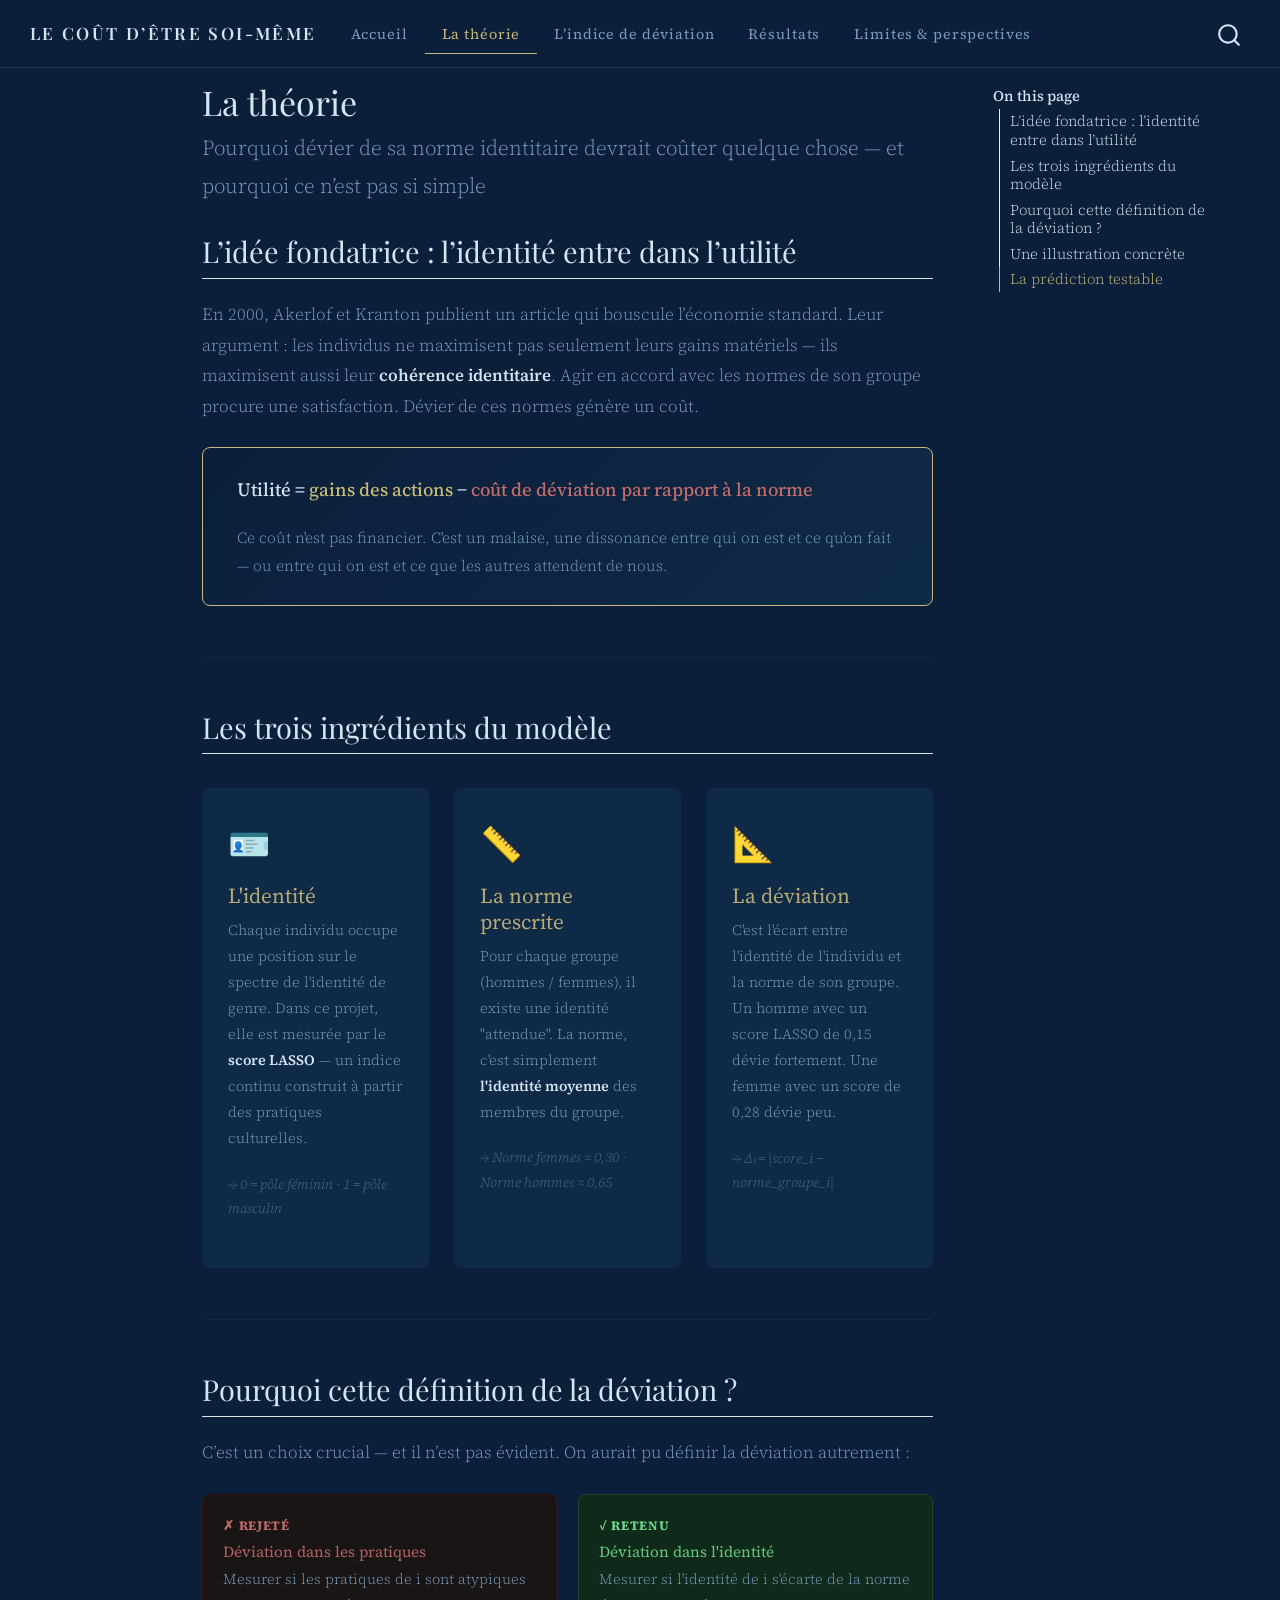
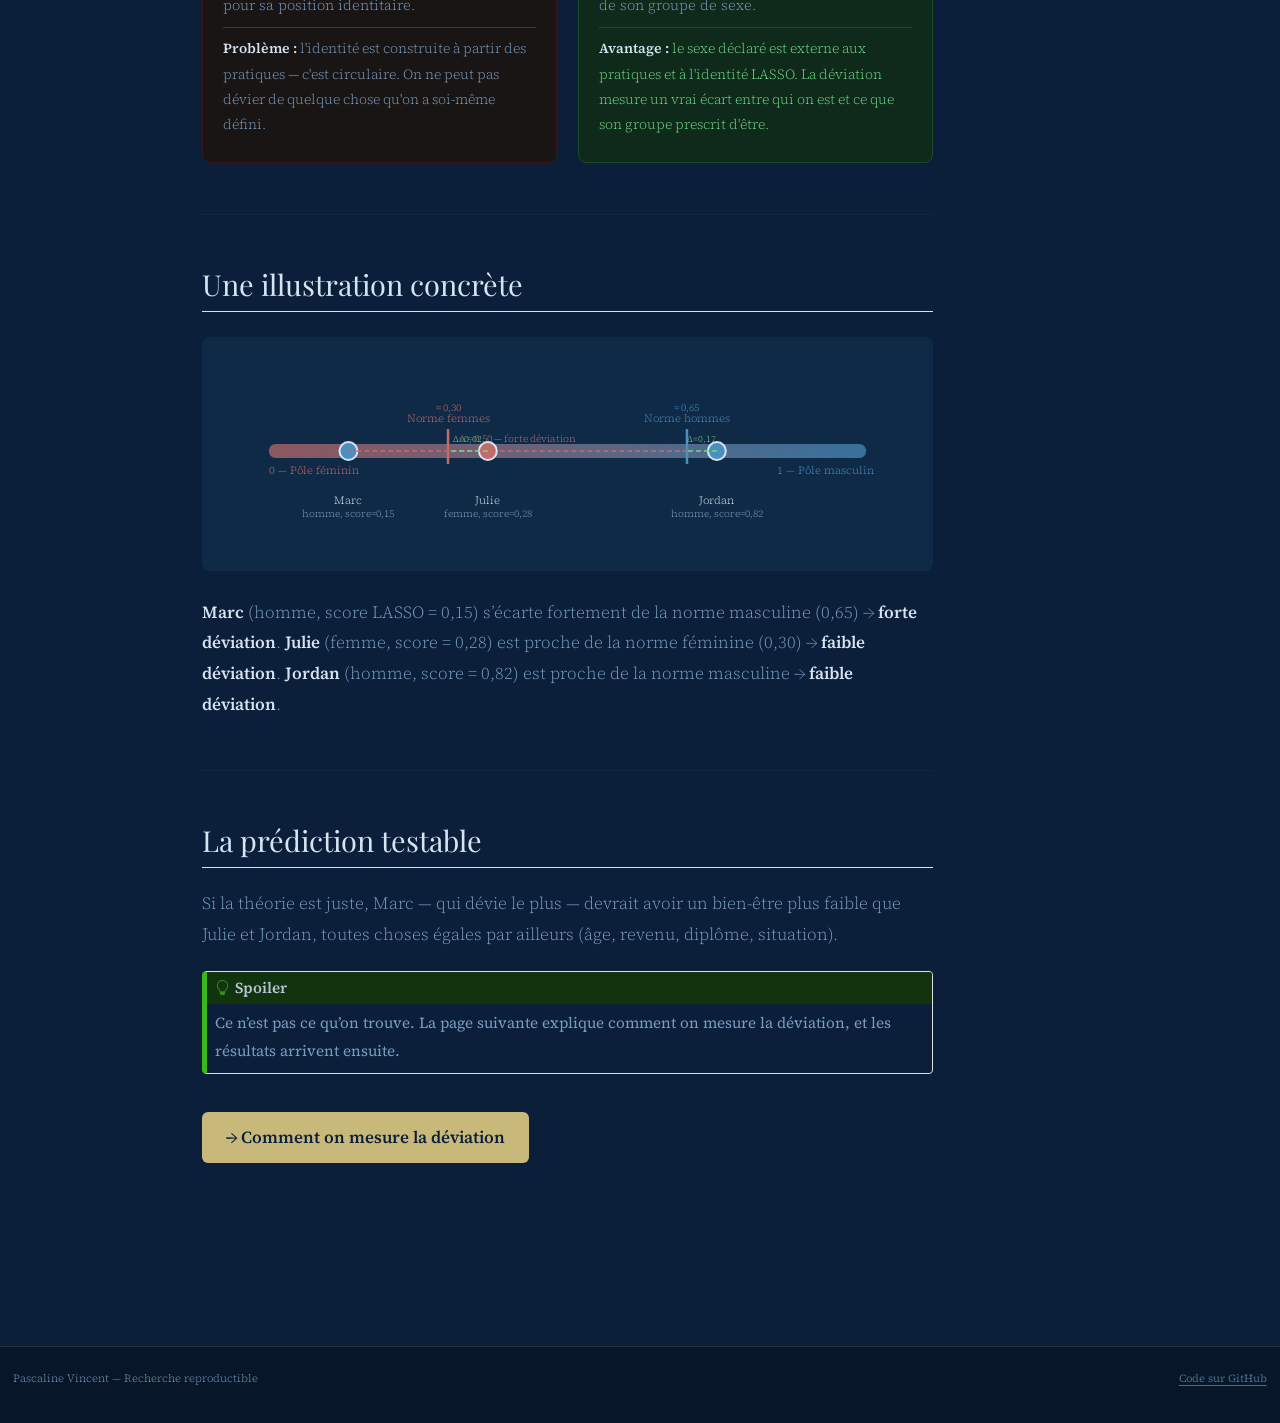
<file: docs/theorie.html>
<!DOCTYPE html>
<html xmlns="http://www.w3.org/1999/xhtml" lang="en" xml:lang="en"><head>

<meta charset="utf-8">
<meta name="generator" content="quarto-1.9.38">

<meta name="viewport" content="width=device-width, initial-scale=1.0, user-scalable=yes">


<title>La théorie – Le coût d’être soi-même</title>
<style>
/* Default styles provided by pandoc.
** See https://pandoc.org/MANUAL.html#variables-for-html for config info.
*/
code{white-space: pre-wrap;}
span.smallcaps{font-variant: small-caps;}
div.columns{display: flex; gap: min(4vw, 1.5em);}
div.column{flex: auto; overflow-x: auto;}
div.hanging-indent{margin-left: 1.5em; text-indent: -1.5em;}
ul.task-list{list-style: none;}
ul.task-list li input[type="checkbox"] {
  width: 0.8em;
  margin: 0 0.8em 0.2em -1em; /* quarto-specific, see https://github.com/quarto-dev/quarto-cli/issues/4556 */ 
  vertical-align: middle;
}
</style>


<script src="site_libs/quarto-nav/quarto-nav.js"></script>
<script src="site_libs/quarto-nav/headroom.min.js"></script>
<script src="site_libs/clipboard/clipboard.min.js"></script>
<script src="site_libs/quarto-search/autocomplete.umd.js"></script>
<script src="site_libs/quarto-search/fuse.min.js"></script>
<script src="site_libs/quarto-search/quarto-search.js"></script>
<meta name="quarto:offset" content="./">
<script src="site_libs/quarto-html/quarto.js" type="module"></script>
<script src="site_libs/quarto-html/tabsets/tabsets.js" type="module"></script>
<script src="site_libs/quarto-html/popper.min.js"></script>
<script src="site_libs/quarto-html/tippy.umd.min.js"></script>
<script src="site_libs/quarto-html/anchor.min.js"></script>
<link href="site_libs/quarto-html/tippy.css" rel="stylesheet">
<link href="site_libs/quarto-html/quarto-syntax-highlighting-dark-0a6b7249c26820e032cb0bd839ff02b1.css" rel="stylesheet" id="quarto-text-highlighting-styles">
<script src="site_libs/bootstrap/bootstrap.min.js"></script>
<link href="site_libs/bootstrap/bootstrap-icons.css" rel="stylesheet">
<link href="site_libs/bootstrap/bootstrap-d03aa71f92f0c2dcef84f35c07cdabd9.min.css" rel="stylesheet" append-hash="true" id="quarto-bootstrap" data-mode="dark">
<script id="quarto-search-options" type="application/json">{
  "location": "navbar",
  "copy-button": false,
  "collapse-after": 3,
  "panel-placement": "end",
  "type": "overlay",
  "limit": 50,
  "keyboard-shortcut": [
    "f",
    "/",
    "s"
  ],
  "show-item-context": false,
  "language": {
    "search-no-results-text": "No results",
    "search-matching-documents-text": "matching documents",
    "search-copy-link-title": "Copy link to search",
    "search-hide-matches-text": "Hide additional matches",
    "search-more-match-text": "more match in this document",
    "search-more-matches-text": "more matches in this document",
    "search-clear-button-title": "Clear",
    "search-text-placeholder": "",
    "search-detached-cancel-button-title": "Cancel",
    "search-submit-button-title": "Submit",
    "search-label": "Search"
  }
}</script>
<style>html{ scroll-behavior: smooth; }</style>
<link rel="preconnect" href="https://fonts.googleapis.com">
<link href="https://fonts.googleapis.com/css2?family=Playfair+Display:ital,wght@0,600;1,400&amp;family=Source+Serif+4:opsz,wght@8..60,300;8..60,400&amp;family=IBM+Plex+Mono:wght@400&amp;display=swap" rel="stylesheet">


</head>

<body class="nav-fixed quarto-light">

<div id="quarto-search-results"></div>
  <header id="quarto-header" class="headroom fixed-top">
    <nav class="navbar navbar-expand-lg " data-bs-theme="dark">
      <div class="navbar-container container-fluid">
      <div class="navbar-brand-container mx-auto">
    <a class="navbar-brand" href="./index.html">
    <span class="navbar-title">Le coût d’être soi-même</span>
    </a>
  </div>
            <div id="quarto-search" class="" title="Search"></div>
          <button class="navbar-toggler" type="button" data-bs-toggle="collapse" data-bs-target="#navbarCollapse" aria-controls="navbarCollapse" role="menu" aria-expanded="false" aria-label="Toggle navigation" onclick="if (window.quartoToggleHeadroom) { window.quartoToggleHeadroom(); }">
  <span class="navbar-toggler-icon"></span>
</button>
          <div class="collapse navbar-collapse" id="navbarCollapse">
            <ul class="navbar-nav navbar-nav-scroll me-auto">
  <li class="nav-item">
    <a class="nav-link" href="./index.html"> 
<span class="menu-text">Accueil</span></a>
  </li>  
  <li class="nav-item">
    <a class="nav-link active" href="./theorie.html" aria-current="page"> 
<span class="menu-text">La théorie</span></a>
  </li>  
  <li class="nav-item">
    <a class="nav-link" href="./deviation.html"> 
<span class="menu-text">L’indice de déviation</span></a>
  </li>  
  <li class="nav-item">
    <a class="nav-link" href="./resultats.html"> 
<span class="menu-text">Résultats</span></a>
  </li>  
  <li class="nav-item">
    <a class="nav-link" href="./limites.html"> 
<span class="menu-text">Limites &amp; perspectives</span></a>
  </li>  
</ul>
          </div> <!-- /navcollapse -->
            <div class="quarto-navbar-tools">
</div>
      </div> <!-- /container-fluid -->
    </nav>
</header>
<!-- content -->
<div id="quarto-content" class="quarto-container page-columns page-rows-contents page-layout-article page-navbar">
<!-- sidebar -->
<!-- margin-sidebar -->
    <div id="quarto-margin-sidebar" class="sidebar margin-sidebar">
        <nav id="TOC" role="doc-toc" class="toc-active">
    <h2 id="toc-title">On this page</h2>
   
  <ul class="collapse">
  <li><a href="#lidée-fondatrice-lidentité-entre-dans-lutilité" id="toc-lidée-fondatrice-lidentité-entre-dans-lutilité" class="nav-link active" data-scroll-target="#lidée-fondatrice-lidentité-entre-dans-lutilité">L’idée fondatrice : l’identité entre dans l’utilité</a></li>
  <li><a href="#les-trois-ingrédients-du-modèle" id="toc-les-trois-ingrédients-du-modèle" class="nav-link" data-scroll-target="#les-trois-ingrédients-du-modèle">Les trois ingrédients du modèle</a></li>
  <li><a href="#pourquoi-cette-définition-de-la-déviation" id="toc-pourquoi-cette-définition-de-la-déviation" class="nav-link" data-scroll-target="#pourquoi-cette-définition-de-la-déviation">Pourquoi cette définition de la déviation ?</a></li>
  <li><a href="#une-illustration-concrète" id="toc-une-illustration-concrète" class="nav-link" data-scroll-target="#une-illustration-concrète">Une illustration concrète</a></li>
  <li><a href="#la-prédiction-testable" id="toc-la-prédiction-testable" class="nav-link" data-scroll-target="#la-prédiction-testable">La prédiction testable</a></li>
  </ul>
</nav>
    </div>
<!-- main -->
<main class="content" id="quarto-document-content">

<header id="title-block-header" class="quarto-title-block default">
<div class="quarto-title">
<h1 class="title">La théorie</h1>
<p class="subtitle lead">Pourquoi dévier de sa norme identitaire devrait coûter quelque chose — et pourquoi ce n’est pas si simple</p>
</div>



<div class="quarto-title-meta">

    
  
    
  </div>
  


</header>


<section id="lidée-fondatrice-lidentité-entre-dans-lutilité" class="level2">
<h2 class="anchored" data-anchor-id="lidée-fondatrice-lidentité-entre-dans-lutilité">L’idée fondatrice : l’identité entre dans l’utilité</h2>
<p>En 2000, Akerlof et Kranton publient un article qui bouscule l’économie standard. Leur argument : les individus ne maximisent pas seulement leurs gains matériels — ils maximisent aussi leur <strong>cohérence identitaire</strong>. Agir en accord avec les normes de son groupe procure une satisfaction. Dévier de ces normes génère un coût.</p>
<div class="theory-box">
  <div class="theory-formula">
    Utilité = <span style="color:#C8B97A">gains des actions</span>
            − <span style="color:#C26B6B">coût de déviation par rapport à la norme</span>
  </div>
  <p class="theory-explainer">
    Ce coût n'est pas financier. C'est un malaise, une dissonance entre qui on est 
    et ce qu'on fait — ou entre qui on est et ce que les autres attendent de nous.
  </p>
</div>
<hr>
</section>
<section id="les-trois-ingrédients-du-modèle" class="level2">
<h2 class="anchored" data-anchor-id="les-trois-ingrédients-du-modèle">Les trois ingrédients du modèle</h2>
<div class="ingredients-grid">
  <div class="ingredient">
    <div class="ing-icon">🪪</div>
    <h4 class="anchored">L'identité</h4>
    <p>Chaque individu occupe une position sur le spectre de l'identité de genre. Dans ce projet, elle est mesurée par le <strong>score LASSO</strong> — un indice continu construit à partir des pratiques culturelles.</p>
    <p class="ing-note">→ 0 = pôle féminin · 1 = pôle masculin</p>
  </div>
  <div class="ingredient">
    <div class="ing-icon">📏</div>
    <h4 class="anchored">La norme prescrite</h4>
    <p>Pour chaque groupe (hommes / femmes), il existe une identité "attendue". La norme, c'est simplement <strong>l'identité moyenne</strong> des membres du groupe.</p>
    <p class="ing-note">→ Norme femmes ≈ 0,30 · Norme hommes ≈ 0,65</p>
  </div>
  <div class="ingredient">
    <div class="ing-icon">📐</div>
    <h4 class="anchored">La déviation</h4>
    <p>C'est l'écart entre l'identité de l'individu et la norme de son groupe. Un homme avec un score LASSO de 0,15 dévie fortement. Une femme avec un score de 0,28 dévie peu.</p>
    <p class="ing-note">→ Δᵢ = |score_i − norme_groupe_i|</p>
  </div>
</div>
<hr>
</section>
<section id="pourquoi-cette-définition-de-la-déviation" class="level2">
<h2 class="anchored" data-anchor-id="pourquoi-cette-définition-de-la-déviation">Pourquoi cette définition de la déviation ?</h2>
<p>C’est un choix crucial — et il n’est pas évident. On aurait pu définir la déviation autrement :</p>
<div class="choices-grid">

  <div class="choice-card rejected">
    <div class="choice-status">✗ Rejeté</div>
    <h4 class="anchored">Déviation dans les pratiques</h4>
    <p>Mesurer si les pratiques de i sont atypiques pour sa position identitaire.</p>
    <p class="choice-why"><strong>Problème :</strong> l'identité est construite à partir des pratiques — c'est circulaire. On ne peut pas dévier de quelque chose qu'on a soi-même défini.</p>
  </div>

  <div class="choice-card accepted">
    <div class="choice-status">✓ Retenu</div>
    <h4 class="anchored">Déviation dans l'identité</h4>
    <p>Mesurer si l'identité de i s'écarte de la norme de son groupe de sexe.</p>
    <p class="choice-why"><strong>Avantage :</strong> le sexe déclaré est externe aux pratiques et à l'identité LASSO. La déviation mesure un vrai écart entre qui on est et ce que son groupe prescrit d'être.</p>
  </div>

</div>
<hr>
</section>
<section id="une-illustration-concrète" class="level2">
<h2 class="anchored" data-anchor-id="une-illustration-concrète">Une illustration concrète</h2>
<div class="norm-illustration">
  <svg width="100%" height="200" viewbox="0 0 700 200" preserveaspectratio="xMidYMid meet">
    <defs>
      <lineargradient id="specGrad3" x1="0" x2="1" y1="0" y2="0">
        <stop offset="0%" stop-color="#C26B6B"></stop>
        <stop offset="100%" stop-color="#4A8FC0"></stop>
      </lineargradient>
    </defs>

    <!-- Spectrum -->
    <rect x="50" y="90" width="600" height="14" rx="7" fill="url(#specGrad3)" opacity="0.7"></rect>
    <text x="50" y="120" fill="#C26B6B" font-size="11">0 — Pôle féminin</text>
    <text x="560" y="120" fill="#4A8FC0" font-size="11">1 — Pôle masculin</text>

    <!-- Norme femmes -->
    <line x1="230" y1="75" x2="230" y2="110" stroke="#C26B6B" stroke-width="2.5"></line>
    <text x="230" y="68" fill="#C26B6B" font-size="11" text-anchor="middle">Norme femmes</text>
    <text x="230" y="57" fill="#C26B6B" font-size="10" text-anchor="middle">≈ 0,30</text>

    <!-- Norme hommes -->
    <line x1="470" y1="75" x2="470" y2="110" stroke="#4A8FC0" stroke-width="2.5"></line>
    <text x="470" y="68" fill="#4A8FC0" font-size="11" text-anchor="middle">Norme hommes</text>
    <text x="470" y="57" fill="#4A8FC0" font-size="10" text-anchor="middle">≈ 0,65</text>

    <!-- Marc : homme, score faible -->
    <circle cx="130" cy="97" r="9" fill="#4A8FC0" stroke="#D6E4F2" stroke-width="2"></circle>
    <text x="130" y="150" fill="#D6E4F2" font-size="11" text-anchor="middle">Marc</text>
    <text x="130" y="163" fill="#7A9DBF" font-size="10" text-anchor="middle">homme, score=0,15</text>
    <!-- Déviation Marc -->
    <line x1="130" y1="97" x2="470" y2="97" stroke="#C26B6B" stroke-width="1.5" stroke-dasharray="5,3"></line>
    <text x="300" y="88" fill="#C26B6B" font-size="10" text-anchor="middle">Δ = 0,50 — forte déviation</text>

    <!-- Julie : femme, score proche norme -->
    <circle cx="270" cy="97" r="9" fill="#C26B6B" stroke="#D6E4F2" stroke-width="2"></circle>
    <text x="270" y="150" fill="#D6E4F2" font-size="11" text-anchor="middle">Julie</text>
    <text x="270" y="163" fill="#7A9DBF" font-size="10" text-anchor="middle">femme, score=0,28</text>
    <!-- Déviation Julie -->
    <line x1="270" y1="97" x2="230" y2="97" stroke="#6FD98A" stroke-width="1.5" stroke-dasharray="5,3"></line>
    <text x="250" y="88" fill="#6FD98A" font-size="9" text-anchor="middle">Δ=0,02</text>

    <!-- Jordan : homme, score proche norme -->
    <circle cx="500" cy="97" r="9" fill="#4A8FC0" stroke="#D6E4F2" stroke-width="2"></circle>
    <text x="500" y="150" fill="#D6E4F2" font-size="11" text-anchor="middle">Jordan</text>
    <text x="500" y="163" fill="#7A9DBF" font-size="10" text-anchor="middle">homme, score=0,82</text>
    <line x1="500" y1="97" x2="470" y2="97" stroke="#6FD98A" stroke-width="1.5" stroke-dasharray="5,3"></line>
    <text x="485" y="88" fill="#6FD98A" font-size="9" text-anchor="middle">Δ=0,17</text>
  </svg>
</div>
<p><strong>Marc</strong> (homme, score LASSO = 0,15) s’écarte fortement de la norme masculine (0,65) → <strong>forte déviation</strong>. <strong>Julie</strong> (femme, score = 0,28) est proche de la norme féminine (0,30) → <strong>faible déviation</strong>. <strong>Jordan</strong> (homme, score = 0,82) est proche de la norme masculine → <strong>faible déviation</strong>.</p>
<hr>
</section>
<section id="la-prédiction-testable" class="level2">
<h2 class="anchored" data-anchor-id="la-prédiction-testable">La prédiction testable</h2>
<p>Si la théorie est juste, Marc — qui dévie le plus — devrait avoir un bien-être plus faible que Julie et Jordan, toutes choses égales par ailleurs (âge, revenu, diplôme, situation).</p>
<div class="callout callout-style-default callout-tip callout-titled">
<div class="callout-header d-flex align-content-center">
<div class="callout-icon-container">
<i class="callout-icon"></i>
</div>
<div class="callout-title-container flex-fill">
<span class="screen-reader-only">Tip</span>Spoiler
</div>
</div>
<div class="callout-body-container callout-body">
<p>Ce n’est pas ce qu’on trouve. La page suivante explique comment on mesure la déviation, et les résultats arrivent ensuite.</p>
</div>
</div>
<p><a href="./deviation.html" class="btn-next">→ Comment on mesure la déviation</a></p>


</section>

</main> <!-- /main -->
<script id="quarto-html-after-body" type="application/javascript">
  window.document.addEventListener("DOMContentLoaded", function (event) {
    const icon = "";
    const anchorJS = new window.AnchorJS();
    anchorJS.options = {
      placement: 'right',
      icon: icon
    };
    anchorJS.add('.anchored');
    const isCodeAnnotation = (el) => {
      for (const clz of el.classList) {
        if (clz.startsWith('code-annotation-')) {                     
          return true;
        }
      }
      return false;
    }
    const onCopySuccess = function(e) {
      // button target
      const button = e.trigger;
      // don't keep focus
      button.blur();
      // flash "checked"
      button.classList.add('code-copy-button-checked');
      var currentTitle = button.getAttribute("title");
      button.setAttribute("title", "Copied!");
      let tooltip;
      if (window.bootstrap) {
        button.setAttribute("data-bs-toggle", "tooltip");
        button.setAttribute("data-bs-placement", "left");
        button.setAttribute("data-bs-title", "Copied!");
        tooltip = new bootstrap.Tooltip(button, 
          { trigger: "manual", 
            customClass: "code-copy-button-tooltip",
            offset: [0, -8]});
        tooltip.show();    
      }
      setTimeout(function() {
        if (tooltip) {
          tooltip.hide();
          button.removeAttribute("data-bs-title");
          button.removeAttribute("data-bs-toggle");
          button.removeAttribute("data-bs-placement");
        }
        button.setAttribute("title", currentTitle);
        button.classList.remove('code-copy-button-checked');
      }, 1000);
      // clear code selection
      e.clearSelection();
    }
    const getTextToCopy = function(trigger) {
      const outerScaffold = trigger.parentElement.cloneNode(true);
      const codeEl = outerScaffold.querySelector('code');
      for (const childEl of codeEl.children) {
        if (isCodeAnnotation(childEl)) {
          childEl.remove();
        }
      }
      return codeEl.innerText;
    }
    const clipboard = new window.ClipboardJS('.code-copy-button:not([data-in-quarto-modal])', {
      text: getTextToCopy
    });
    clipboard.on('success', onCopySuccess);
    if (window.document.getElementById('quarto-embedded-source-code-modal')) {
      const clipboardModal = new window.ClipboardJS('.code-copy-button[data-in-quarto-modal]', {
        text: getTextToCopy,
        container: window.document.getElementById('quarto-embedded-source-code-modal')
      });
      clipboardModal.on('success', onCopySuccess);
    }
      var localhostRegex = new RegExp(/^(?:http|https):\/\/localhost\:?[0-9]*\//);
      var mailtoRegex = new RegExp(/^mailto:/);
        var filterRegex = new RegExp('/' + window.location.host + '/');
      var isInternal = (href) => {
          return filterRegex.test(href) || localhostRegex.test(href) || mailtoRegex.test(href);
      }
      // Inspect non-navigation links and adorn them if external
     var links = window.document.querySelectorAll('a[href]:not(.nav-link):not(.navbar-brand):not(.toc-action):not(.sidebar-link):not(.sidebar-item-toggle):not(.pagination-link):not(.no-external):not([aria-hidden]):not(.dropdown-item):not(.quarto-navigation-tool):not(.about-link)');
      for (var i=0; i<links.length; i++) {
        const link = links[i];
        if (!isInternal(link.href)) {
          // undo the damage that might have been done by quarto-nav.js in the case of
          // links that we want to consider external
          if (link.dataset.originalHref !== undefined) {
            link.href = link.dataset.originalHref;
          }
        }
      }
    function tippyHover(el, contentFn, onTriggerFn, onUntriggerFn) {
      const config = {
        allowHTML: true,
        maxWidth: 500,
        delay: 100,
        arrow: false,
        appendTo: function(el) {
            return el.parentElement;
        },
        interactive: true,
        interactiveBorder: 10,
        theme: 'quarto',
        placement: 'bottom-start',
      };
      if (contentFn) {
        config.content = contentFn;
      }
      if (onTriggerFn) {
        config.onTrigger = onTriggerFn;
      }
      if (onUntriggerFn) {
        config.onUntrigger = onUntriggerFn;
      }
      window.tippy(el, config); 
    }
    const noterefs = window.document.querySelectorAll('a[role="doc-noteref"]');
    for (var i=0; i<noterefs.length; i++) {
      const ref = noterefs[i];
      tippyHover(ref, function() {
        // use id or data attribute instead here
        let href = ref.getAttribute('data-footnote-href') || ref.getAttribute('href');
        try { href = new URL(href).hash; } catch {}
        const id = href.replace(/^#\/?/, "");
        const note = window.document.getElementById(id);
        if (note) {
          return note.innerHTML;
        } else {
          return "";
        }
      });
    }
    const xrefs = window.document.querySelectorAll('a.quarto-xref');
    const processXRef = (id, note) => {
      // Strip column container classes
      const stripColumnClz = (el) => {
        el.classList.remove("page-full", "page-columns");
        if (el.children) {
          for (const child of el.children) {
            stripColumnClz(child);
          }
        }
      }
      stripColumnClz(note)
      if (id === null || id.startsWith('sec-')) {
        // Special case sections, only their first couple elements
        const container = document.createElement("div");
        if (note.children && note.children.length > 2) {
          container.appendChild(note.children[0].cloneNode(true));
          for (let i = 1; i < note.children.length; i++) {
            const child = note.children[i];
            if (child.tagName === "P" && child.innerText === "") {
              continue;
            } else {
              container.appendChild(child.cloneNode(true));
              break;
            }
          }
          if (window.Quarto?.typesetMath) {
            window.Quarto.typesetMath(container);
          }
          return container.innerHTML
        } else {
          if (window.Quarto?.typesetMath) {
            window.Quarto.typesetMath(note);
          }
          return note.innerHTML;
        }
      } else {
        // Remove any anchor links if they are present
        const anchorLink = note.querySelector('a.anchorjs-link');
        if (anchorLink) {
          anchorLink.remove();
        }
        if (window.Quarto?.typesetMath) {
          window.Quarto.typesetMath(note);
        }
        if (note.classList.contains("callout")) {
          return note.outerHTML;
        } else {
          return note.innerHTML;
        }
      }
    }
    for (var i=0; i<xrefs.length; i++) {
      const xref = xrefs[i];
      tippyHover(xref, undefined, function(instance) {
        instance.disable();
        let url = xref.getAttribute('href');
        let hash = undefined; 
        if (url.startsWith('#')) {
          hash = url;
        } else {
          try { hash = new URL(url).hash; } catch {}
        }
        if (hash) {
          const id = hash.replace(/^#\/?/, "");
          const note = window.document.getElementById(id);
          if (note !== null) {
            try {
              const html = processXRef(id, note.cloneNode(true));
              instance.setContent(html);
            } finally {
              instance.enable();
              instance.show();
            }
          } else {
            // See if we can fetch this
            fetch(url.split('#')[0])
            .then(res => res.text())
            .then(html => {
              const parser = new DOMParser();
              const htmlDoc = parser.parseFromString(html, "text/html");
              const note = htmlDoc.getElementById(id);
              if (note !== null) {
                const html = processXRef(id, note);
                instance.setContent(html);
              } 
            }).finally(() => {
              instance.enable();
              instance.show();
            });
          }
        } else {
          // See if we can fetch a full url (with no hash to target)
          // This is a special case and we should probably do some content thinning / targeting
          fetch(url)
          .then(res => res.text())
          .then(html => {
            const parser = new DOMParser();
            const htmlDoc = parser.parseFromString(html, "text/html");
            const note = htmlDoc.querySelector('main.content');
            if (note !== null) {
              // This should only happen for chapter cross references
              // (since there is no id in the URL)
              // remove the first header
              if (note.children.length > 0 && note.children[0].tagName === "HEADER") {
                note.children[0].remove();
              }
              const html = processXRef(null, note);
              instance.setContent(html);
            } 
          }).finally(() => {
            instance.enable();
            instance.show();
          });
        }
      }, function(instance) {
      });
    }
        let selectedAnnoteEl;
        const selectorForAnnotation = ( cell, annotation) => {
          let cellAttr = 'data-code-cell="' + cell + '"';
          let lineAttr = 'data-code-annotation="' +  annotation + '"';
          const selector = 'span[' + cellAttr + '][' + lineAttr + ']';
          return selector;
        }
        const selectCodeLines = (annoteEl) => {
          const doc = window.document;
          const targetCell = annoteEl.getAttribute("data-target-cell");
          const targetAnnotation = annoteEl.getAttribute("data-target-annotation");
          const annoteSpan = window.document.querySelector(selectorForAnnotation(targetCell, targetAnnotation));
          const lines = annoteSpan.getAttribute("data-code-lines").split(",");
          const lineIds = lines.map((line) => {
            return targetCell + "-" + line;
          })
          let top = null;
          let height = null;
          let parent = null;
          if (lineIds.length > 0) {
              //compute the position of the single el (top and bottom and make a div)
              const el = window.document.getElementById(lineIds[0]);
              top = el.offsetTop;
              height = el.offsetHeight;
              parent = el.parentElement.parentElement;
            if (lineIds.length > 1) {
              const lastEl = window.document.getElementById(lineIds[lineIds.length - 1]);
              const bottom = lastEl.offsetTop + lastEl.offsetHeight;
              height = bottom - top;
            }
            if (top !== null && height !== null && parent !== null) {
              // cook up a div (if necessary) and position it 
              let div = window.document.getElementById("code-annotation-line-highlight");
              if (div === null) {
                div = window.document.createElement("div");
                div.setAttribute("id", "code-annotation-line-highlight");
                div.style.position = 'absolute';
                parent.appendChild(div);
              }
              div.style.top = top - 2 + "px";
              div.style.height = height + 4 + "px";
              div.style.left = 0;
              let gutterDiv = window.document.getElementById("code-annotation-line-highlight-gutter");
              if (gutterDiv === null) {
                gutterDiv = window.document.createElement("div");
                gutterDiv.setAttribute("id", "code-annotation-line-highlight-gutter");
                gutterDiv.style.position = 'absolute';
                const codeCell = window.document.getElementById(targetCell);
                const gutter = codeCell.querySelector('.code-annotation-gutter');
                gutter.appendChild(gutterDiv);
              }
              gutterDiv.style.top = top - 2 + "px";
              gutterDiv.style.height = height + 4 + "px";
            }
            selectedAnnoteEl = annoteEl;
          }
        };
        const unselectCodeLines = () => {
          const elementsIds = ["code-annotation-line-highlight", "code-annotation-line-highlight-gutter"];
          elementsIds.forEach((elId) => {
            const div = window.document.getElementById(elId);
            if (div) {
              div.remove();
            }
          });
          selectedAnnoteEl = undefined;
        };
          // Handle positioning of the toggle
      window.addEventListener(
        "resize",
        throttle(() => {
          elRect = undefined;
          if (selectedAnnoteEl) {
            selectCodeLines(selectedAnnoteEl);
          }
        }, 10)
      );
      function throttle(fn, ms) {
      let throttle = false;
      let timer;
        return (...args) => {
          if(!throttle) { // first call gets through
              fn.apply(this, args);
              throttle = true;
          } else { // all the others get throttled
              if(timer) clearTimeout(timer); // cancel #2
              timer = setTimeout(() => {
                fn.apply(this, args);
                timer = throttle = false;
              }, ms);
          }
        };
      }
        // Attach click handler to the DT
        const annoteDls = window.document.querySelectorAll('dt[data-target-cell]');
        for (const annoteDlNode of annoteDls) {
          annoteDlNode.addEventListener('click', (event) => {
            const clickedEl = event.target;
            if (clickedEl !== selectedAnnoteEl) {
              unselectCodeLines();
              const activeEl = window.document.querySelector('dt[data-target-cell].code-annotation-active');
              if (activeEl) {
                activeEl.classList.remove('code-annotation-active');
              }
              selectCodeLines(clickedEl);
              clickedEl.classList.add('code-annotation-active');
            } else {
              // Unselect the line
              unselectCodeLines();
              clickedEl.classList.remove('code-annotation-active');
            }
          });
        }
    const findCites = (el) => {
      const parentEl = el.parentElement;
      if (parentEl) {
        const cites = parentEl.dataset.cites;
        if (cites) {
          return {
            el,
            cites: cites.split(' ')
          };
        } else {
          return findCites(el.parentElement)
        }
      } else {
        return undefined;
      }
    };
    var bibliorefs = window.document.querySelectorAll('a[role="doc-biblioref"]');
    for (var i=0; i<bibliorefs.length; i++) {
      const ref = bibliorefs[i];
      const citeInfo = findCites(ref);
      if (citeInfo) {
        tippyHover(citeInfo.el, function() {
          var popup = window.document.createElement('div');
          citeInfo.cites.forEach(function(cite) {
            var citeDiv = window.document.createElement('div');
            citeDiv.classList.add('hanging-indent');
            citeDiv.classList.add('csl-entry');
            var biblioDiv = window.document.getElementById('ref-' + cite);
            if (biblioDiv) {
              citeDiv.innerHTML = biblioDiv.innerHTML;
            }
            popup.appendChild(citeDiv);
          });
          return popup.innerHTML;
        });
      }
    }
  });
  </script>
</div> <!-- /content -->
<footer class="footer">
  <div class="nav-footer">
    <div class="nav-footer-left">
<p>Pascaline Vincent — Recherche reproductible</p>
</div>   
    <div class="nav-footer-center">
      &nbsp;
    </div>
    <div class="nav-footer-right">
<p><a href="https://github.com/pascalinevincent">Code sur GitHub</a></p>
</div>
  </div>
</footer>




<script src="site_libs/quarto-html/zenscroll-min.js"></script>
</body></html>
</file>
<file: docs/site_libs/quarto-html/tippy.css>
.tippy-box[data-animation=fade][data-state=hidden]{opacity:0}[data-tippy-root]{max-width:calc(100vw - 10px)}.tippy-box{position:relative;background-color:#333;color:#fff;border-radius:4px;font-size:14px;line-height:1.4;white-space:normal;outline:0;transition-property:transform,visibility,opacity}.tippy-box[data-placement^=top]>.tippy-arrow{bottom:0}.tippy-box[data-placement^=top]>.tippy-arrow:before{bottom:-7px;left:0;border-width:8px 8px 0;border-top-color:initial;transform-origin:center top}.tippy-box[data-placement^=bottom]>.tippy-arrow{top:0}.tippy-box[data-placement^=bottom]>.tippy-arrow:before{top:-7px;left:0;border-width:0 8px 8px;border-bottom-color:initial;transform-origin:center bottom}.tippy-box[data-placement^=left]>.tippy-arrow{right:0}.tippy-box[data-placement^=left]>.tippy-arrow:before{border-width:8px 0 8px 8px;border-left-color:initial;right:-7px;transform-origin:center left}.tippy-box[data-placement^=right]>.tippy-arrow{left:0}.tippy-box[data-placement^=right]>.tippy-arrow:before{left:-7px;border-width:8px 8px 8px 0;border-right-color:initial;transform-origin:center right}.tippy-box[data-inertia][data-state=visible]{transition-timing-function:cubic-bezier(.54,1.5,.38,1.11)}.tippy-arrow{width:16px;height:16px;color:#333}.tippy-arrow:before{content:"";position:absolute;border-color:transparent;border-style:solid}.tippy-content{position:relative;padding:5px 9px;z-index:1}
</file>
<file: docs/site_libs/quarto-html/quarto-syntax-highlighting-dark-0a6b7249c26820e032cb0bd839ff02b1.css>
/* quarto syntax highlight colors */
:root {
  --quarto-hl-al-color: #f07178;
  --quarto-hl-an-color: #d4d0ab;
  --quarto-hl-at-color: #00e0e0;
  --quarto-hl-bn-color: #d4d0ab;
  --quarto-hl-bu-color: #abe338;
  --quarto-hl-ch-color: #abe338;
  --quarto-hl-co-color: #f8f8f2;
  --quarto-hl-cv-color: #ffd700;
  --quarto-hl-cn-color: #ffd700;
  --quarto-hl-cf-color: #ffa07a;
  --quarto-hl-dt-color: #ffa07a;
  --quarto-hl-dv-color: #d4d0ab;
  --quarto-hl-do-color: #f8f8f2;
  --quarto-hl-er-color: #f07178;
  --quarto-hl-ex-color: #00e0e0;
  --quarto-hl-fl-color: #d4d0ab;
  --quarto-hl-fu-color: #ffa07a;
  --quarto-hl-im-color: #abe338;
  --quarto-hl-in-color: #d4d0ab;
  --quarto-hl-kw-color: #ffa07a;
  --quarto-hl-op-color: #ffa07a;
  --quarto-hl-ot-color: #00e0e0;
  --quarto-hl-pp-color: #dcc6e0;
  --quarto-hl-re-color: #00e0e0;
  --quarto-hl-sc-color: #abe338;
  --quarto-hl-ss-color: #abe338;
  --quarto-hl-st-color: #abe338;
  --quarto-hl-va-color: #00e0e0;
  --quarto-hl-vs-color: #abe338;
  --quarto-hl-wa-color: #dcc6e0;
}

/* other quarto variables */
:root {
  --quarto-font-monospace: SFMono-Regular, Menlo, Monaco, Consolas, "Liberation Mono", "Courier New", monospace;
}

/* syntax highlight based on Pandoc's rules */
pre > code.sourceCode > span {
  color: #f8f8f2;
}

code.sourceCode > span {
  color: #f8f8f2;
}

div.sourceCode,
div.sourceCode pre.sourceCode {
  color: #f8f8f2;
}

/* Normal */
code span {
  color: #f8f8f2;
}

/* Alert */
code span.al {
  color: #f07178;
}

/* Annotation */
code span.an {
  color: #d4d0ab;
}

/* Attribute */
code span.at {
  color: #00e0e0;
}

/* BaseN */
code span.bn {
  color: #d4d0ab;
}

/* BuiltIn */
code span.bu {
  color: #abe338;
}

/* ControlFlow */
code span.cf {
  font-weight: bold;
  color: #ffa07a;
}

/* Char */
code span.ch {
  color: #abe338;
}

/* Constant */
code span.cn {
  color: #ffd700;
}

/* Comment */
code span.co {
  font-style: italic;
  color: #f8f8f2;
}

/* CommentVar */
code span.cv {
  color: #ffd700;
}

/* Documentation */
code span.do {
  color: #f8f8f2;
}

/* DataType */
code span.dt {
  color: #ffa07a;
}

/* DecVal */
code span.dv {
  color: #d4d0ab;
}

/* Error */
code span.er {
  color: #f07178;
  text-decoration: underline;
}

/* Extension */
code span.ex {
  font-weight: bold;
  color: #00e0e0;
}

/* Float */
code span.fl {
  color: #d4d0ab;
}

/* Function */
code span.fu {
  color: #ffa07a;
}

/* Import */
code span.im {
  color: #abe338;
}

/* Information */
code span.in {
  color: #d4d0ab;
}

/* Keyword */
code span.kw {
  font-weight: bold;
  color: #ffa07a;
}

/* Operator */
code span.op {
  color: #ffa07a;
}

/* Other */
code span.ot {
  color: #00e0e0;
}

/* Preprocessor */
code span.pp {
  color: #dcc6e0;
}

/* RegionMarker */
code span.re {
  background-color: #f8f8f2;
  color: #00e0e0;
}

/* SpecialChar */
code span.sc {
  color: #abe338;
}

/* SpecialString */
code span.ss {
  color: #abe338;
}

/* String */
code span.st {
  color: #abe338;
}

/* Variable */
code span.va {
  color: #00e0e0;
}

/* VerbatimString */
code span.vs {
  color: #abe338;
}

/* Warning */
code span.wa {
  color: #dcc6e0;
}

.prevent-inlining {
  content: "</";
}

/*# sourceMappingURL=175367c052bafc98bd680af3479823f0.css.map */
</file>
<file: docs/site_libs/quarto-html/quarto-syntax-highlighting-dark-707d8167ce6003fca903bfe2be84ab7f.css>
/* quarto syntax highlight colors */
:root {
  --quarto-hl-al-color: #f07178;
  --quarto-hl-an-color: #d4d0ab;
  --quarto-hl-at-color: #00e0e0;
  --quarto-hl-bn-color: #d4d0ab;
  --quarto-hl-bu-color: #abe338;
  --quarto-hl-ch-color: #abe338;
  --quarto-hl-co-color: #f8f8f2;
  --quarto-hl-cv-color: #ffd700;
  --quarto-hl-cn-color: #ffd700;
  --quarto-hl-cf-color: #ffa07a;
  --quarto-hl-dt-color: #ffa07a;
  --quarto-hl-dv-color: #d4d0ab;
  --quarto-hl-do-color: #f8f8f2;
  --quarto-hl-er-color: #f07178;
  --quarto-hl-ex-color: #00e0e0;
  --quarto-hl-fl-color: #d4d0ab;
  --quarto-hl-fu-color: #ffa07a;
  --quarto-hl-im-color: #abe338;
  --quarto-hl-in-color: #d4d0ab;
  --quarto-hl-kw-color: #ffa07a;
  --quarto-hl-op-color: #ffa07a;
  --quarto-hl-ot-color: #00e0e0;
  --quarto-hl-pp-color: #dcc6e0;
  --quarto-hl-re-color: #00e0e0;
  --quarto-hl-sc-color: #abe338;
  --quarto-hl-ss-color: #abe338;
  --quarto-hl-st-color: #abe338;
  --quarto-hl-va-color: #00e0e0;
  --quarto-hl-vs-color: #abe338;
  --quarto-hl-wa-color: #dcc6e0;
}

/* other quarto variables */
:root {
  --quarto-font-monospace: SFMono-Regular, Menlo, Monaco, Consolas, "Liberation Mono", "Courier New", monospace;
}

/* syntax highlight based on Pandoc's rules */
pre > code.sourceCode > span {
  color: #f8f8f2;
}

code.sourceCode > span {
  color: #f8f8f2;
}

div.sourceCode,
div.sourceCode pre.sourceCode {
  color: #f8f8f2;
}

/* Normal */
code span {
  color: #f8f8f2;
}

/* Alert */
code span.al {
  color: #f07178;
}

/* Annotation */
code span.an {
  color: #d4d0ab;
}

/* Attribute */
code span.at {
  color: #00e0e0;
}

/* BaseN */
code span.bn {
  color: #d4d0ab;
}

/* BuiltIn */
code span.bu {
  color: #abe338;
}

/* ControlFlow */
code span.cf {
  font-weight: bold;
  color: #ffa07a;
}

/* Char */
code span.ch {
  color: #abe338;
}

/* Constant */
code span.cn {
  color: #ffd700;
}

/* Comment */
code span.co {
  font-style: italic;
  color: #f8f8f2;
}

/* CommentVar */
code span.cv {
  color: #ffd700;
}

/* Documentation */
code span.do {
  color: #f8f8f2;
}

/* DataType */
code span.dt {
  color: #ffa07a;
}

/* DecVal */
code span.dv {
  color: #d4d0ab;
}

/* Error */
code span.er {
  color: #f07178;
  text-decoration: underline;
}

/* Extension */
code span.ex {
  font-weight: bold;
  color: #00e0e0;
}

/* Float */
code span.fl {
  color: #d4d0ab;
}

/* Function */
code span.fu {
  color: #ffa07a;
}

/* Import */
code span.im {
  color: #abe338;
}

/* Information */
code span.in {
  color: #d4d0ab;
}

/* Keyword */
code span.kw {
  font-weight: bold;
  color: #ffa07a;
}

/* Operator */
code span.op {
  color: #ffa07a;
}

/* Other */
code span.ot {
  color: #00e0e0;
}

/* Preprocessor */
code span.pp {
  color: #dcc6e0;
}

/* RegionMarker */
code span.re {
  background-color: #f8f8f2;
  color: #00e0e0;
}

/* SpecialChar */
code span.sc {
  color: #abe338;
}

/* SpecialString */
code span.ss {
  color: #abe338;
}

/* String */
code span.st {
  color: #abe338;
}

/* Variable */
code span.va {
  color: #00e0e0;
}

/* VerbatimString */
code span.vs {
  color: #abe338;
}

/* Warning */
code span.wa {
  color: #dcc6e0;
}

.prevent-inlining {
  content: "</";
}

/*# sourceMappingURL=f5ab3bb6f5ded8da9f12dd3a91d3da26.css.map */
</file>
